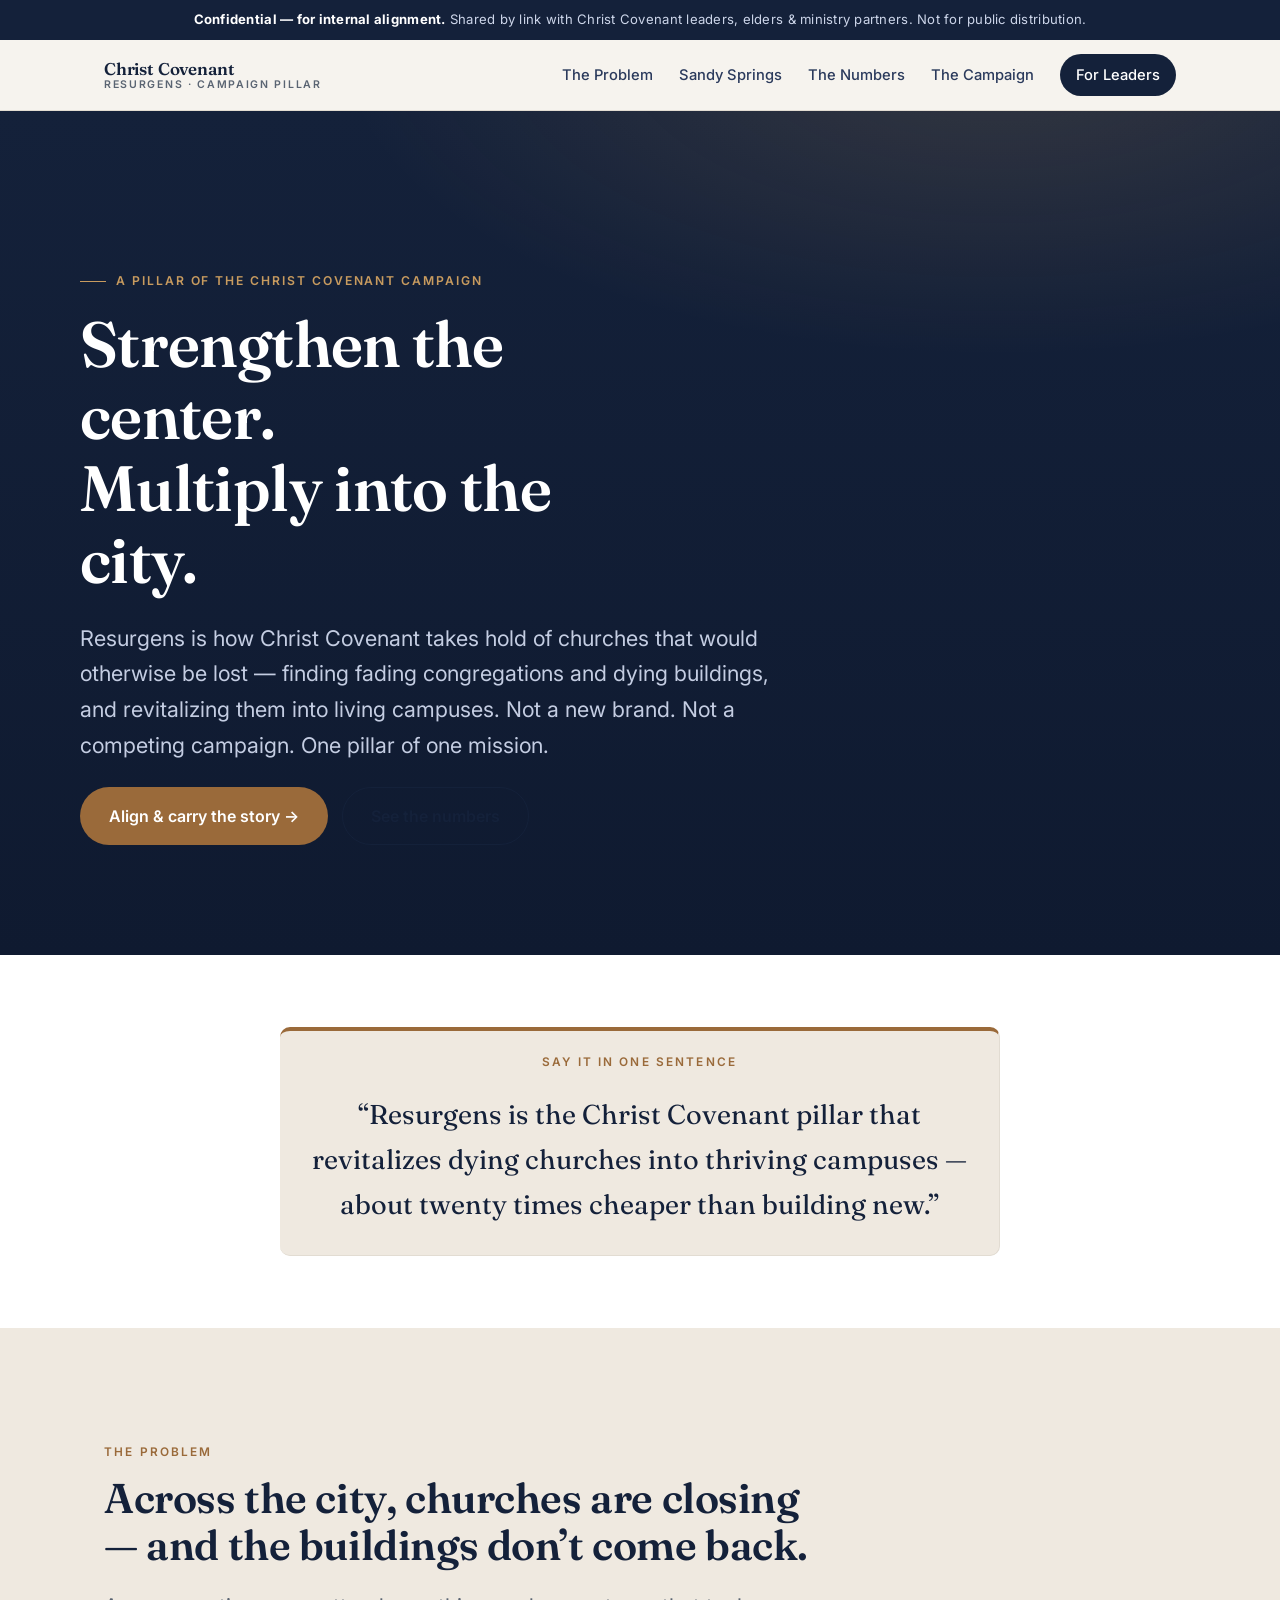
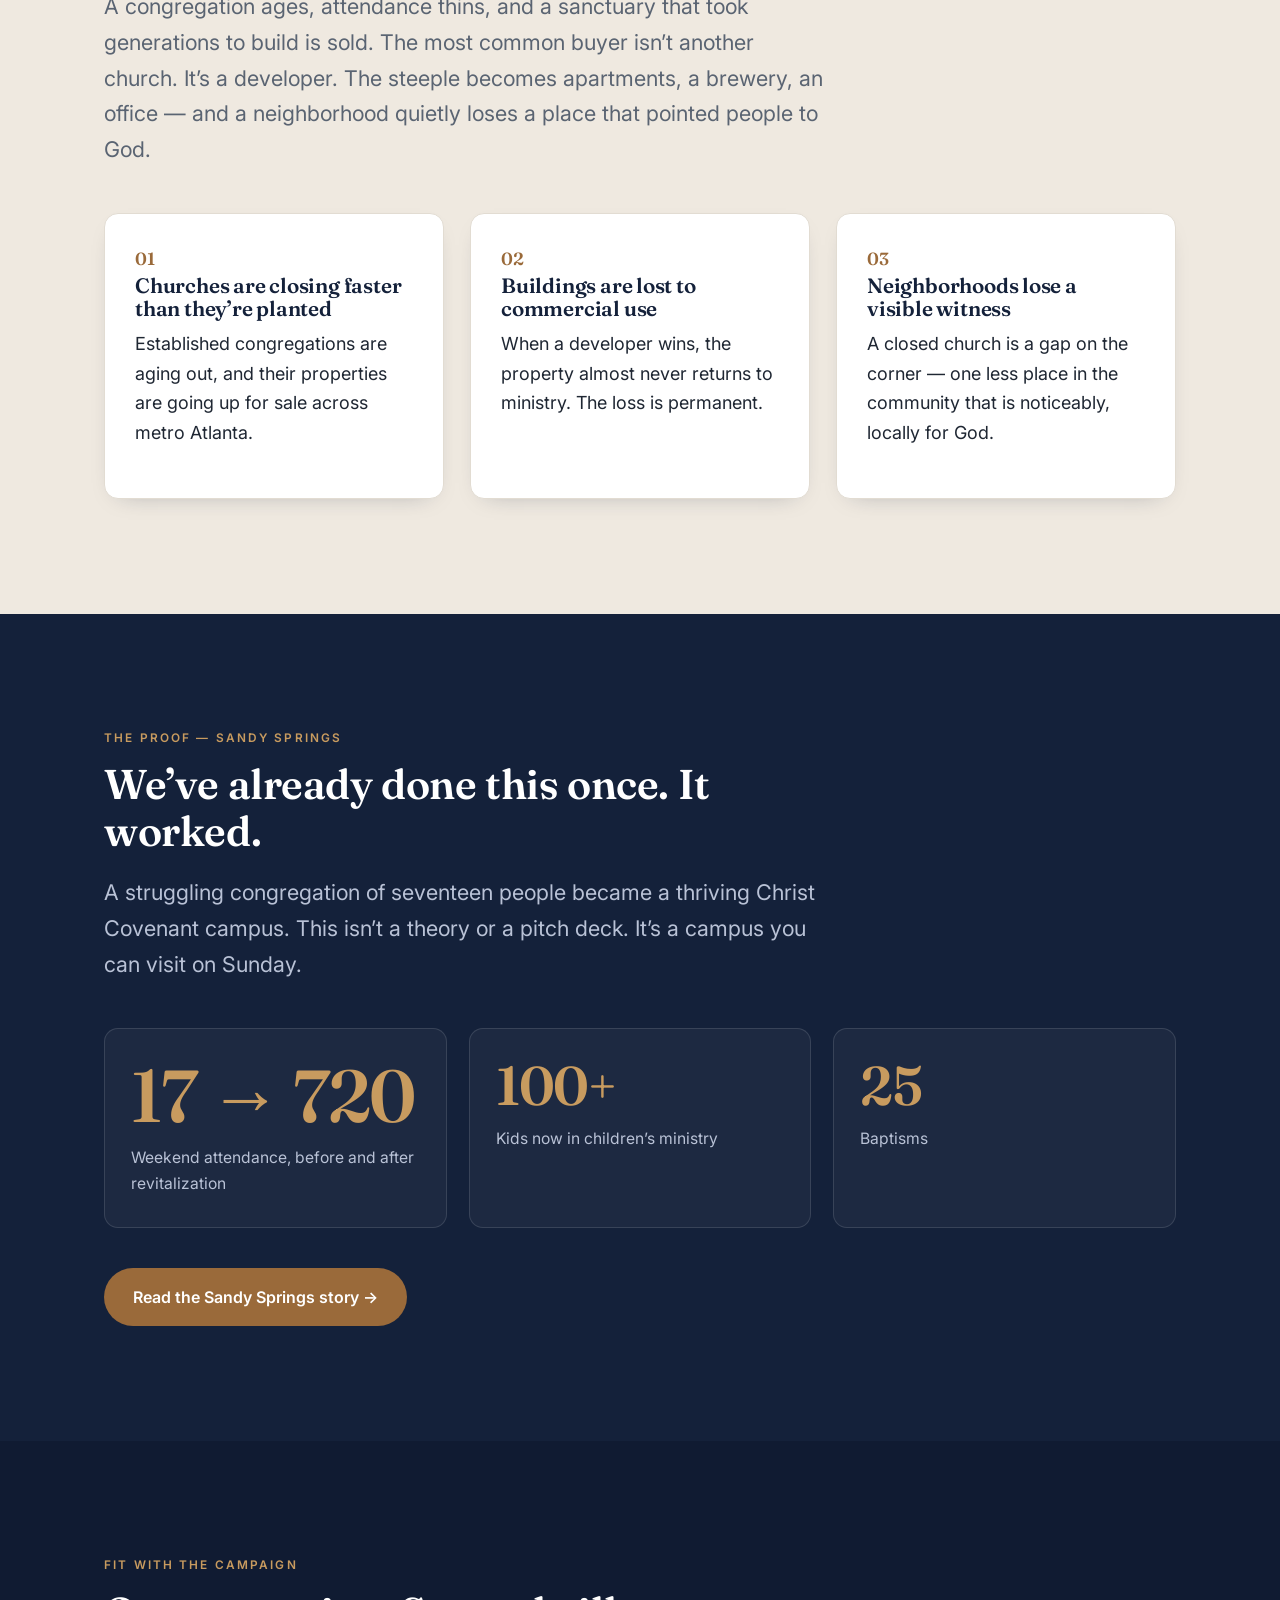
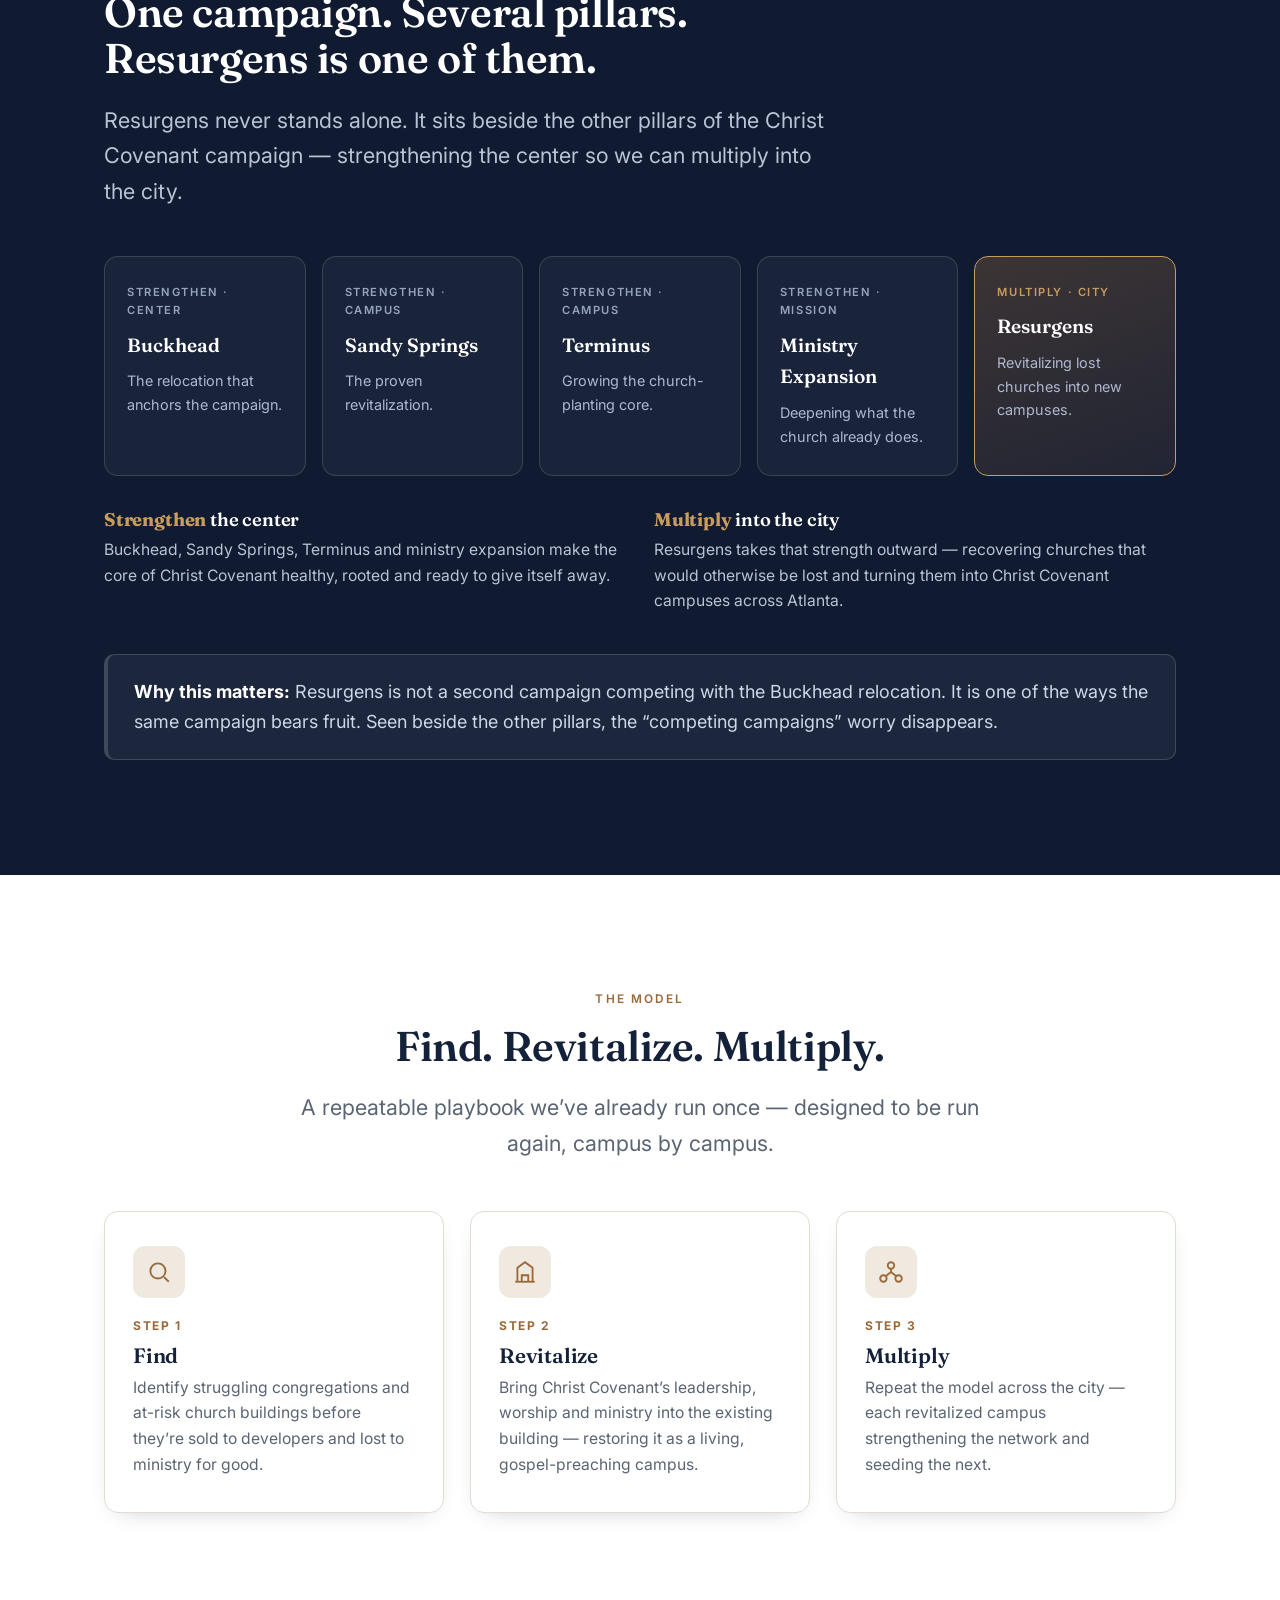
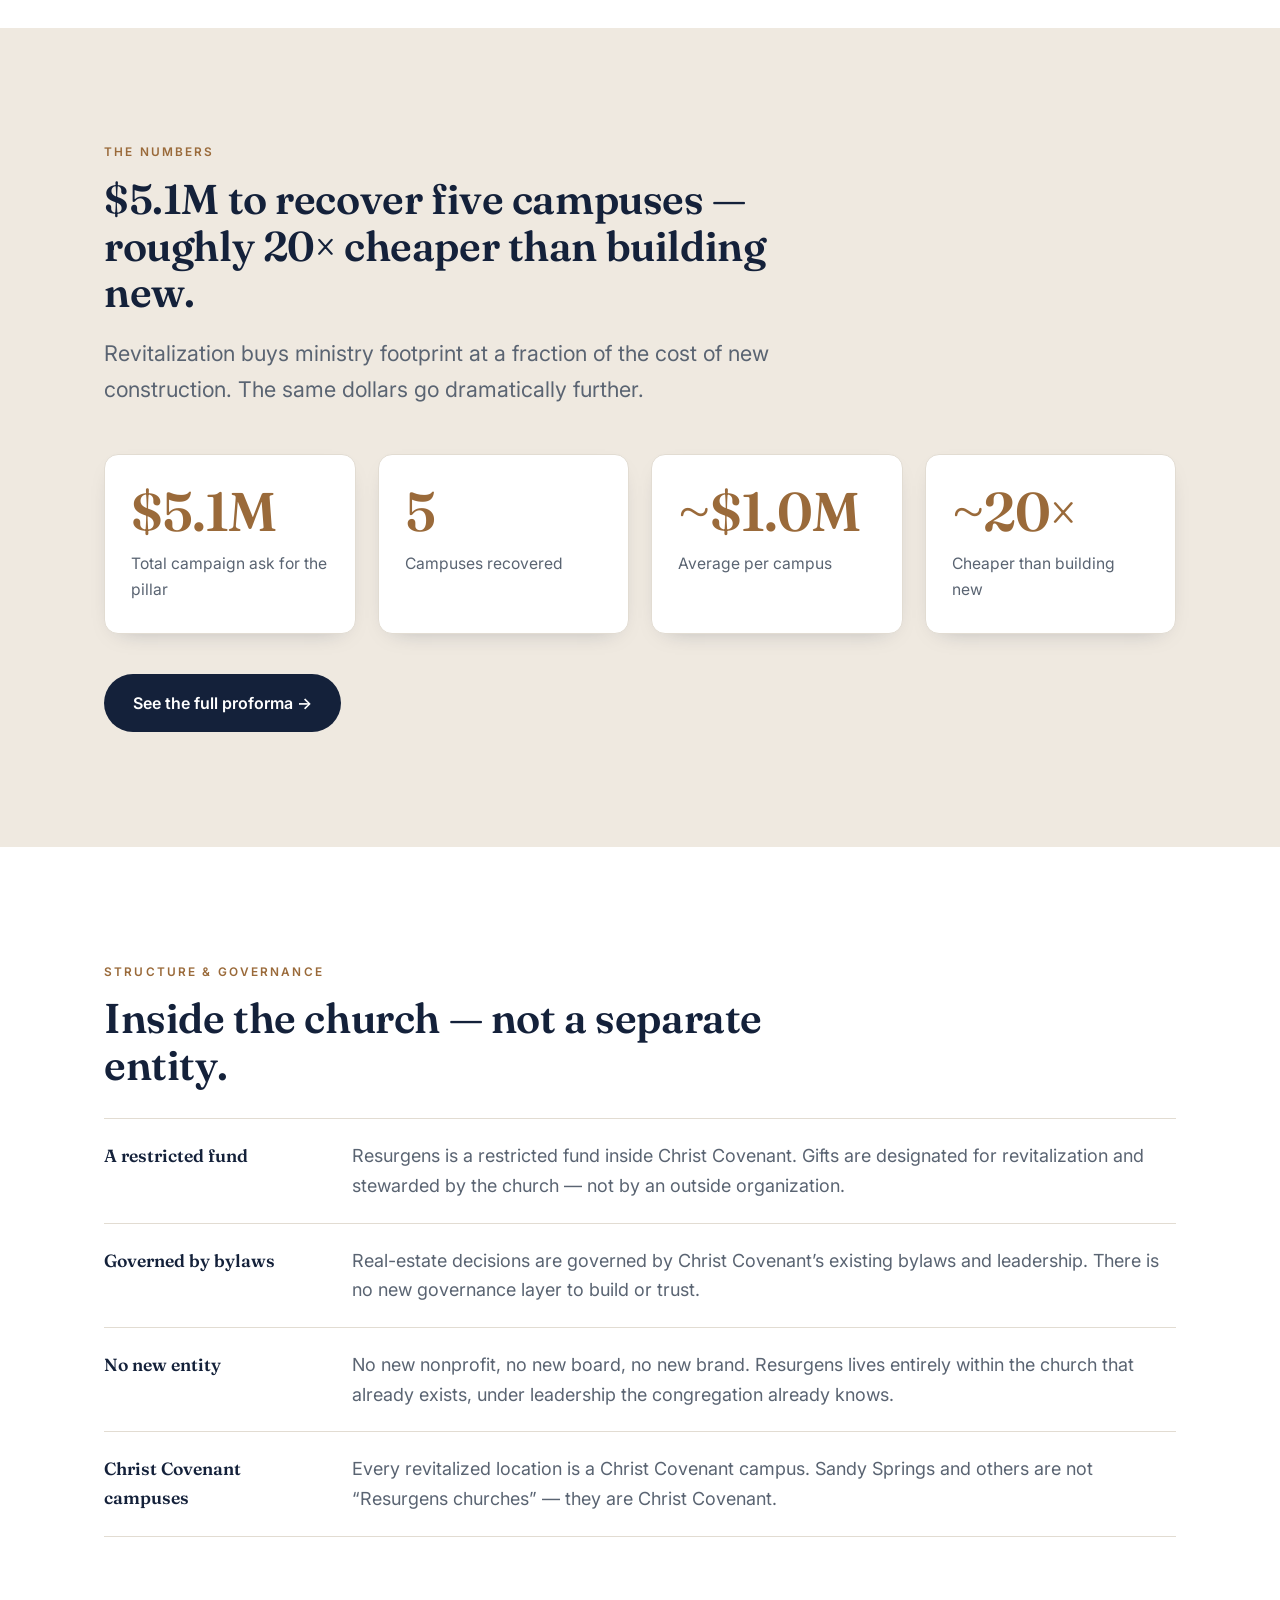
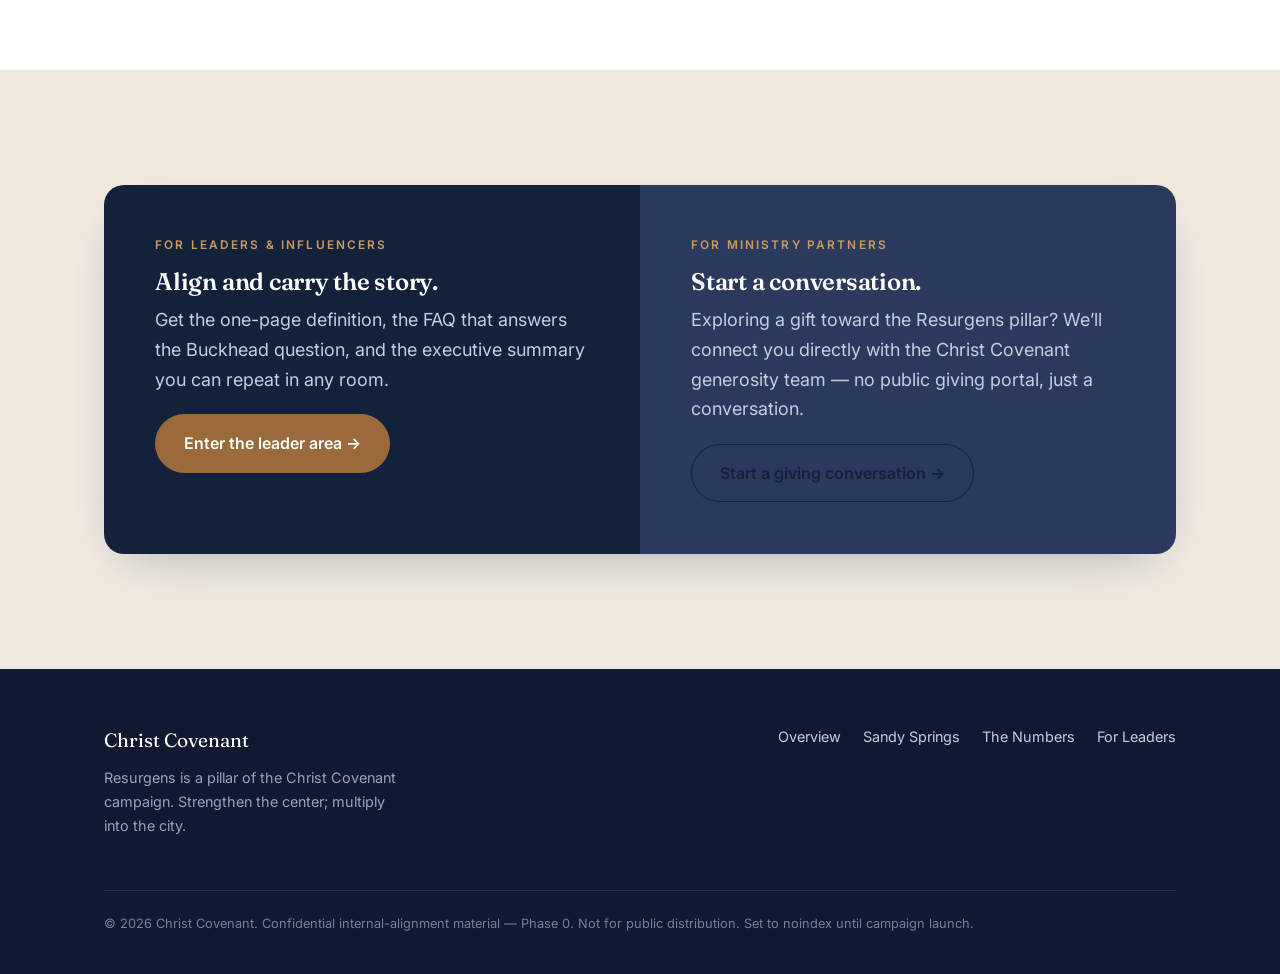
<file: index.html>
<!DOCTYPE html>
<html lang="en">
<head>
  <meta charset="UTF-8" />
  <meta name="viewport" content="width=device-width, initial-scale=1.0" />
  <!-- PHASE 0: keep this site out of search engines until public launch. -->
  <meta name="robots" content="noindex, nofollow" />
  <title>Resurgens — A Campaign Pillar of Christ Covenant</title>
  <meta name="description" content="Resurgens: strengthen the center, multiply into the city. A pillar of the Christ Covenant campaign. Internal alignment overview for leaders and ministry partners." />
  <link rel="preconnect" href="https://fonts.googleapis.com" />
  <link rel="preconnect" href="https://fonts.gstatic.com" crossorigin />
  <link href="https://fonts.googleapis.com/css2?family=Fraunces:opsz,wght@9..144,400;9..144,500;9..144,600&family=Inter:wght@400;500;600;700&display=swap" rel="stylesheet" />
  <link rel="stylesheet" href="assets/css/styles.css" />
</head>
<body>

  <div class="notice">
    <strong>Confidential — for internal alignment.</strong> Shared by link with Christ Covenant leaders, elders &amp; ministry partners. Not for public distribution.
  </div>

  <!-- ============================ HEADER ============================ -->
  <header class="site-header">
    <div class="site-header__inner">
      <div class="brand">
        <a href="index.html">
          <span class="brand__cc">Christ Covenant</span>
          <span class="brand__pillar">Resurgens · Campaign Pillar</span>
        </a>
      </div>
      <button class="nav-toggle" aria-label="Menu" aria-expanded="false">Menu</button>
      <nav class="nav" aria-label="Primary">
        <a href="index.html#problem">The Problem</a>
        <a href="sandy-springs.html">Sandy Springs</a>
        <a href="numbers.html">The Numbers</a>
        <a href="index.html#campaign">The Campaign</a>
        <a class="nav__cta" href="leaders.html">For Leaders</a>
      </nav>
    </div>
  </header>

  <main>

    <!-- ============================ HERO ============================ -->
    <section class="hero">
      <div class="wrap hero__inner">
        <span class="hero__tag">A pillar of the Christ Covenant campaign</span>
        <h1>Strengthen the center.<br />Multiply into the city.</h1>
        <p class="lede">Resurgens is how Christ Covenant takes hold of churches that would otherwise be lost — finding fading congregations and dying buildings, and revitalizing them into living campuses. Not a new brand. Not a competing campaign. One pillar of one mission.</p>
        <div class="btn-row" style="margin-top:8px">
          <a class="btn btn--primary" href="leaders.html" data-track="cta_click" data-audience="leaders" data-track-label="hero_for_leaders">Align &amp; carry the story →</a>
          <a class="btn btn--ghost" href="numbers.html" data-track="cta_click" data-track-label="hero_numbers">See the numbers</a>
        </div>
      </div>
    </section>

    <!-- ===================== ONE-SENTENCE DEFINITION ===================== -->
    <section class="section section--tight section--paper">
      <div class="wrap">
        <div class="callout measure" style="margin:0 auto; text-align:center; border-left:0; border-top:4px solid var(--accent);">
          <p class="eyebrow center">Say it in one sentence</p>
          <p class="quote" style="border-left:0; padding-left:0; font-style:normal;">
            “Resurgens is the Christ Covenant pillar that revitalizes dying churches into thriving campuses — about twenty times cheaper than building new.”
          </p>
        </div>
      </div>
    </section>

    <!-- ============================ THE PROBLEM ============================ -->
    <section class="section section--stone2" id="problem">
      <div class="wrap">
        <div class="measure reveal">
          <p class="eyebrow">The problem</p>
          <h2>Across the city, churches are closing — and the buildings don’t come back.</h2>
          <p class="lede">A congregation ages, attendance thins, and a sanctuary that took generations to build is sold. The most common buyer isn’t another church. It’s a developer. The steeple becomes apartments, a brewery, an office — and a neighborhood quietly loses a place that pointed people to God.</p>
        </div>
        <div class="grid grid-3" style="margin-top:46px">
          <div class="card reveal">
            <span class="card__num">01</span>
            <h3>Churches are closing faster than they’re planted</h3>
            <p>Established congregations are aging out, and their properties are going up for sale across metro Atlanta.</p>
          </div>
          <div class="card reveal">
            <span class="card__num">02</span>
            <h3>Buildings are lost to commercial use</h3>
            <p>When a developer wins, the property almost never returns to ministry. The loss is permanent.</p>
          </div>
          <div class="card reveal">
            <span class="card__num">03</span>
            <h3>Neighborhoods lose a visible witness</h3>
            <p>A closed church is a gap on the corner — one less place in the community that is noticeably, locally for God.</p>
          </div>
        </div>
      </div>
    </section>

    <!-- ============================ THE PROOF ============================ -->
    <section class="section section--ink" id="proof">
      <div class="wrap">
        <div class="measure reveal">
          <p class="eyebrow">The proof — Sandy Springs</p>
          <h2>We’ve already done this once. It worked.</h2>
          <p class="lede">A struggling congregation of seventeen people became a thriving Christ Covenant campus. This isn’t a theory or a pitch deck. It’s a campus you can visit on Sunday.</p>
        </div>
        <div class="stats reveal" style="margin-top:46px">
          <div class="stat stat--lead">
            <div class="stat__num">17&nbsp;→&nbsp;720</div>
            <div class="stat__label">Weekend attendance, before and after revitalization</div>
          </div>
          <div class="stat">
            <div class="stat__num">100+</div>
            <div class="stat__label">Kids now in children’s ministry</div>
          </div>
          <div class="stat">
            <div class="stat__num">25</div>
            <div class="stat__label">Baptisms</div>
          </div>
        </div>
        <div class="btn-row" style="margin-top:40px">
          <a class="btn btn--primary" href="sandy-springs.html" data-track="cta_click" data-track-label="proof_sandy_springs">Read the Sandy Springs story →</a>
        </div>
      </div>
    </section>

    <!-- ===================== FIT WITH THE CAMPAIGN ===================== -->
    <section class="section section--ink" id="campaign" style="background:#101b32;">
      <div class="wrap">
        <div class="measure reveal">
          <p class="eyebrow">Fit with the campaign</p>
          <h2>One campaign. Several pillars. Resurgens is one of them.</h2>
          <p class="lede">Resurgens never stands alone. It sits beside the other pillars of the Christ Covenant campaign — strengthening the center so we can multiply into the city.</p>
        </div>

        <!-- Pillar diagram -->
        <div class="pillars reveal" style="margin-top:46px">
          <div class="pillar">
            <div class="pillar__k">Strengthen ·  Center</div>
            <div class="pillar__name">Buckhead</div>
            <div class="pillar__note">The relocation that anchors the campaign.</div>
          </div>
          <div class="pillar">
            <div class="pillar__k">Strengthen · Campus</div>
            <div class="pillar__name">Sandy Springs</div>
            <div class="pillar__note">The proven revitalization.</div>
          </div>
          <div class="pillar">
            <div class="pillar__k">Strengthen · Campus</div>
            <div class="pillar__name">Terminus</div>
            <div class="pillar__note">Growing the church-planting core.</div>
          </div>
          <div class="pillar">
            <div class="pillar__k">Strengthen · Mission</div>
            <div class="pillar__name">Ministry Expansion</div>
            <div class="pillar__note">Deepening what the church already does.</div>
          </div>
          <div class="pillar pillar--focus">
            <div class="pillar__k">Multiply · City</div>
            <div class="pillar__name">Resurgens</div>
            <div class="pillar__note">Revitalizing lost churches into new campuses.</div>
          </div>
        </div>

        <div class="pillar-legend reveal">
          <div>
            <h4><span class="key">Strengthen</span> the center</h4>
            <p>Buckhead, Sandy Springs, Terminus and ministry expansion make the core of Christ Covenant healthy, rooted and ready to give itself away.</p>
          </div>
          <div>
            <h4><span class="key">Multiply</span> into the city</h4>
            <p>Resurgens takes that strength outward — recovering churches that would otherwise be lost and turning them into Christ Covenant campuses across Atlanta.</p>
          </div>
        </div>

        <div class="callout reveal" style="margin-top:40px; background:rgba(255,255,255,.05); border-color:rgba(255,255,255,.16); color:#cdd6ea;">
          <p style="margin:0;"><strong style="color:#fff;">Why this matters:</strong> Resurgens is not a second campaign competing with the Buckhead relocation. It is one of the ways the same campaign bears fruit. Seen beside the other pillars, the “competing campaigns” worry disappears.</p>
        </div>
      </div>
    </section>

    <!-- ============================ THE MODEL ============================ -->
    <section class="section section--paper" id="model">
      <div class="wrap">
        <div class="measure center reveal">
          <p class="eyebrow">The model</p>
          <h2>Find. Revitalize. Multiply.</h2>
          <p class="lede">A repeatable playbook we’ve already run once — designed to be run again, campus by campus.</p>
        </div>
        <div class="steps reveal" style="margin-top:50px">
          <div class="step">
            <div class="step__icon" aria-hidden="true">
              <svg viewBox="0 0 24 24" fill="none" stroke="currentColor" stroke-width="1.7"><circle cx="11" cy="11" r="7"/><path d="m21 21-4.3-4.3"/></svg>
            </div>
            <div class="step__k">Step 1</div>
            <h3>Find</h3>
            <p>Identify struggling congregations and at-risk church buildings before they’re sold to developers and lost to ministry for good.</p>
          </div>
          <div class="step">
            <div class="step__icon" aria-hidden="true">
              <svg viewBox="0 0 24 24" fill="none" stroke="currentColor" stroke-width="1.7"><path d="M3 21h18"/><path d="M5 21V8l7-5 7 5v13"/><path d="M9 21v-6h6v6"/></svg>
            </div>
            <div class="step__k">Step 2</div>
            <h3>Revitalize</h3>
            <p>Bring Christ Covenant’s leadership, worship and ministry into the existing building — restoring it as a living, gospel-preaching campus.</p>
          </div>
          <div class="step">
            <div class="step__icon" aria-hidden="true">
              <svg viewBox="0 0 24 24" fill="none" stroke="currentColor" stroke-width="1.7"><circle cx="12" cy="6" r="3"/><circle cx="5" cy="18" r="3"/><circle cx="19" cy="18" r="3"/><path d="M12 9v3m0 0-5 4m5-4 5 4"/></svg>
            </div>
            <div class="step__k">Step 3</div>
            <h3>Multiply</h3>
            <p>Repeat the model across the city — each revitalized campus strengthening the network and seeding the next.</p>
          </div>
        </div>
      </div>
    </section>

    <!-- ============================ THE NUMBERS ============================ -->
    <section class="section section--stone2" id="numbers">
      <div class="wrap">
        <div class="measure reveal">
          <p class="eyebrow">The numbers</p>
          <h2>$5.1M to recover five campuses — roughly 20× cheaper than building new.</h2>
          <p class="lede">Revitalization buys ministry footprint at a fraction of the cost of new construction. The same dollars go dramatically further.</p>
        </div>
        <div class="stats reveal" style="margin-top:46px">
          <div class="stat"><div class="stat__num">$5.1M</div><div class="stat__label">Total campaign ask for the pillar</div></div>
          <div class="stat"><div class="stat__num">5</div><div class="stat__label">Campuses recovered</div></div>
          <div class="stat"><div class="stat__num">~$1.0M</div><div class="stat__label">Average per campus</div></div>
          <div class="stat"><div class="stat__num">~20×</div><div class="stat__label">Cheaper than building new</div></div>
        </div>
        <div class="btn-row" style="margin-top:40px">
          <a class="btn btn--ink" href="numbers.html" data-track="cta_click" data-track-label="numbers_detail">See the full proforma →</a>
        </div>
      </div>
    </section>

    <!-- ============================ STRUCTURE ============================ -->
    <section class="section section--paper" id="structure">
      <div class="wrap">
        <div class="measure reveal">
          <p class="eyebrow">Structure &amp; governance</p>
          <h2>Inside the church — not a separate entity.</h2>
        </div>
        <dl class="deflist reveal" style="margin-top:30px">
          <div>
            <dt>A restricted fund</dt>
            <dd>Resurgens is a restricted fund inside Christ Covenant. Gifts are designated for revitalization and stewarded by the church — not by an outside organization.</dd>
          </div>
          <div>
            <dt>Governed by bylaws</dt>
            <dd>Real-estate decisions are governed by Christ Covenant’s existing bylaws and leadership. There is no new governance layer to build or trust.</dd>
          </div>
          <div>
            <dt>No new entity</dt>
            <dd>No new nonprofit, no new board, no new brand. Resurgens lives entirely within the church that already exists, under leadership the congregation already knows.</dd>
          </div>
          <div>
            <dt>Christ Covenant campuses</dt>
            <dd>Every revitalized location is a Christ Covenant campus. Sandy Springs and others are not “Resurgens churches” — they are Christ Covenant.</dd>
          </div>
        </dl>
      </div>
    </section>

    <!-- ============================ CALL TO ACTION ============================ -->
    <section class="section section--stone2" id="cta">
      <div class="wrap">
        <div class="cta-split reveal">
          <div class="cta-split__leaders">
            <p class="eyebrow">For leaders &amp; influencers</p>
            <h3>Align and carry the story.</h3>
            <p>Get the one-page definition, the FAQ that answers the Buckhead question, and the executive summary you can repeat in any room.</p>
            <a class="btn btn--primary" href="leaders.html" data-track="cta_click" data-audience="leaders" data-track-label="cta_leaders">Enter the leader area →</a>
          </div>
          <div class="cta-split__prospects">
            <p class="eyebrow">For ministry partners</p>
            <h3>Start a conversation.</h3>
            <p>Exploring a gift toward the Resurgens pillar? We’ll connect you directly with the Christ Covenant generosity team — no public giving portal, just a conversation.</p>
            <a class="btn btn--ghost" href="leaders.html#conversation" data-track="cta_click" data-audience="prospects" data-track-label="cta_prospects">Start a giving conversation →</a>
          </div>
        </div>
      </div>
    </section>

  </main>

  <!-- ============================ FOOTER ============================ -->
  <footer class="site-footer">
    <div class="wrap">
      <div class="site-footer__grid">
        <div>
          <div class="site-footer__brand">Christ Covenant</div>
          <p style="max-width:34ch; margin-top:10px;">Resurgens is a pillar of the Christ Covenant campaign. Strengthen the center; multiply into the city.</p>
        </div>
        <nav class="site-footer__nav" aria-label="Footer">
          <a href="index.html">Overview</a>
          <a href="sandy-springs.html">Sandy Springs</a>
          <a href="numbers.html">The Numbers</a>
          <a href="leaders.html">For Leaders</a>
        </nav>
      </div>
      <div class="site-footer__fine">
        © <span id="year">2026</span> Christ Covenant. Confidential internal-alignment material — Phase 0. Not for public distribution. Set to noindex until campaign launch.
      </div>
    </div>
  </footer>

  <script src="assets/js/main.js"></script>
  <script>document.getElementById("year").textContent = new Date().getFullYear();</script>
</body>
</html>
</file>
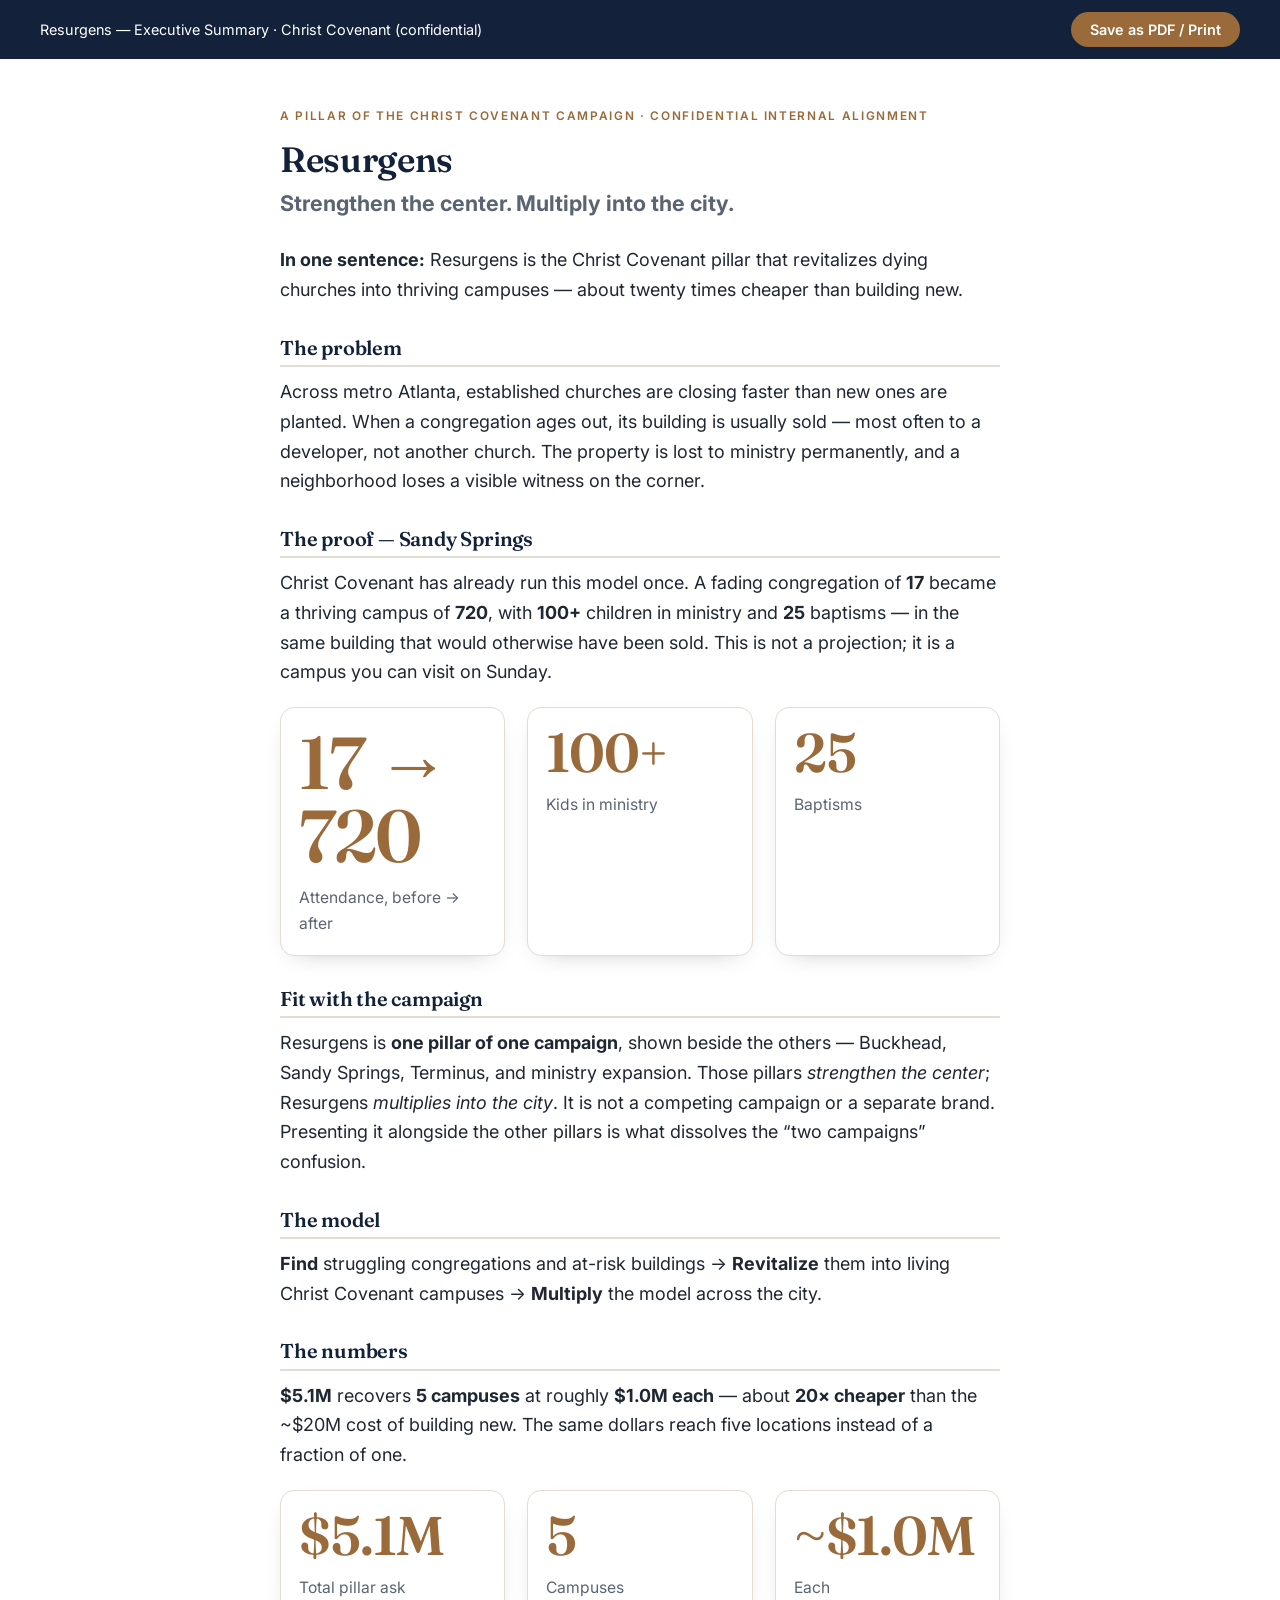
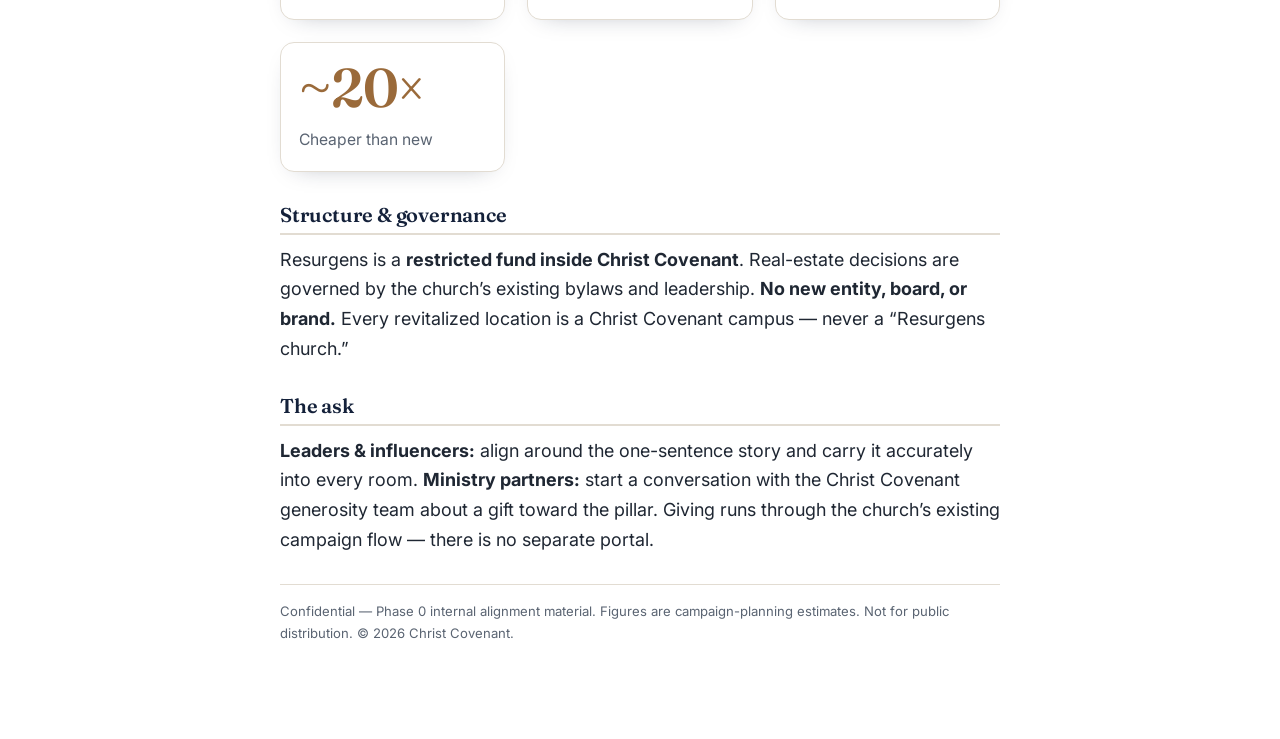
<file: executive-summary.html>
<!DOCTYPE html>
<html lang="en">
<head>
  <meta charset="UTF-8" />
  <meta name="viewport" content="width=device-width, initial-scale=1.0" />
  <meta name="robots" content="noindex, nofollow" />
  <title>Resurgens — Executive Summary · Christ Covenant</title>
  <link rel="preconnect" href="https://fonts.googleapis.com" />
  <link rel="preconnect" href="https://fonts.gstatic.com" crossorigin />
  <link href="https://fonts.googleapis.com/css2?family=Fraunces:opsz,wght@9..144,400;9..144,500;9..144,600&family=Inter:wght@400;500;600;700&display=swap" rel="stylesheet" />
  <link rel="stylesheet" href="assets/css/styles.css" />
  <style>
    body { background:#fff; }
    .exec { max-width: 800px; margin: 0 auto; padding: 48px 40px 80px; }
    .exec h1 { font-size: 2.2rem; margin-bottom:.2em; }
    .exec .kicker { color: var(--accent); font-weight:600; letter-spacing:.14em; text-transform:uppercase; font-size:.74rem; }
    .exec h2 { font-size: 1.25rem; margin-top: 1.6em; border-bottom: 2px solid var(--line); padding-bottom:.3em; }
    .exec .stats { margin: 18px 0; }
    .exec .stat { padding: 18px; }
    .printbar { position: sticky; top:0; background: var(--ink); color:#fff; padding: 12px 40px; display:flex; justify-content:space-between; align-items:center; gap:16px; }
    .printbar a, .printbar button { color:#fff; }
  </style>
</head>
<body>
  <div class="printbar no-print">
    <span style="font-size:.9rem;">Resurgens — Executive Summary · Christ Covenant (confidential)</span>
    <button class="btn btn--primary" onclick="window.print()" style="padding:8px 18px; font-size:.9rem;">Save as PDF / Print</button>
  </div>

  <div class="exec">
    <p class="kicker">A pillar of the Christ Covenant campaign · Confidential internal alignment</p>
    <h1>Resurgens</h1>
    <p class="lede" style="margin-top:.2em;"><strong>Strengthen the center. Multiply into the city.</strong></p>

    <p><strong>In one sentence:</strong> Resurgens is the Christ Covenant pillar that revitalizes dying churches into thriving campuses — about twenty times cheaper than building new.</p>

    <h2>The problem</h2>
    <p>Across metro Atlanta, established churches are closing faster than new ones are planted. When a congregation ages out, its building is usually sold — most often to a developer, not another church. The property is lost to ministry permanently, and a neighborhood loses a visible witness on the corner.</p>

    <h2>The proof — Sandy Springs</h2>
    <p>Christ Covenant has already run this model once. A fading congregation of <strong>17</strong> became a thriving campus of <strong>720</strong>, with <strong>100+</strong> children in ministry and <strong>25</strong> baptisms — in the same building that would otherwise have been sold. This is not a projection; it is a campus you can visit on Sunday.</p>
    <div class="stats">
      <div class="stat stat--lead"><div class="stat__num">17 → 720</div><div class="stat__label">Attendance, before → after</div></div>
      <div class="stat"><div class="stat__num">100+</div><div class="stat__label">Kids in ministry</div></div>
      <div class="stat"><div class="stat__num">25</div><div class="stat__label">Baptisms</div></div>
    </div>

    <h2>Fit with the campaign</h2>
    <p>Resurgens is <strong>one pillar of one campaign</strong>, shown beside the others — Buckhead, Sandy Springs, Terminus, and ministry expansion. Those pillars <em>strengthen the center</em>; Resurgens <em>multiplies into the city</em>. It is not a competing campaign or a separate brand. Presenting it alongside the other pillars is what dissolves the “two campaigns” confusion.</p>

    <h2>The model</h2>
    <p><strong>Find</strong> struggling congregations and at-risk buildings → <strong>Revitalize</strong> them into living Christ Covenant campuses → <strong>Multiply</strong> the model across the city.</p>

    <h2>The numbers</h2>
    <p><strong>$5.1M</strong> recovers <strong>5 campuses</strong> at roughly <strong>$1.0M each</strong> — about <strong>20× cheaper</strong> than the ~$20M cost of building new. The same dollars reach five locations instead of a fraction of one.</p>
    <div class="stats">
      <div class="stat"><div class="stat__num">$5.1M</div><div class="stat__label">Total pillar ask</div></div>
      <div class="stat"><div class="stat__num">5</div><div class="stat__label">Campuses</div></div>
      <div class="stat"><div class="stat__num">~$1.0M</div><div class="stat__label">Each</div></div>
      <div class="stat"><div class="stat__num">~20×</div><div class="stat__label">Cheaper than new</div></div>
    </div>

    <h2>Structure &amp; governance</h2>
    <p>Resurgens is a <strong>restricted fund inside Christ Covenant</strong>. Real-estate decisions are governed by the church’s existing bylaws and leadership. <strong>No new entity, board, or brand.</strong> Every revitalized location is a Christ Covenant campus — never a “Resurgens church.”</p>

    <h2>The ask</h2>
    <p><strong>Leaders &amp; influencers:</strong> align around the one-sentence story and carry it accurately into every room. <strong>Ministry partners:</strong> start a conversation with the Christ Covenant generosity team about a gift toward the pillar. Giving runs through the church’s existing campaign flow — there is no separate portal.</p>

    <hr class="divider" style="margin:30px 0 16px;" />
    <p style="font-size:.82rem; color:var(--text-soft);">Confidential — Phase 0 internal alignment material. Figures are campaign-planning estimates. Not for public distribution. © <span id="year">2026</span> Christ Covenant.</p>
  </div>

  <script>document.getElementById("year").textContent = new Date().getFullYear();</script>
</body>
</html>
</file>
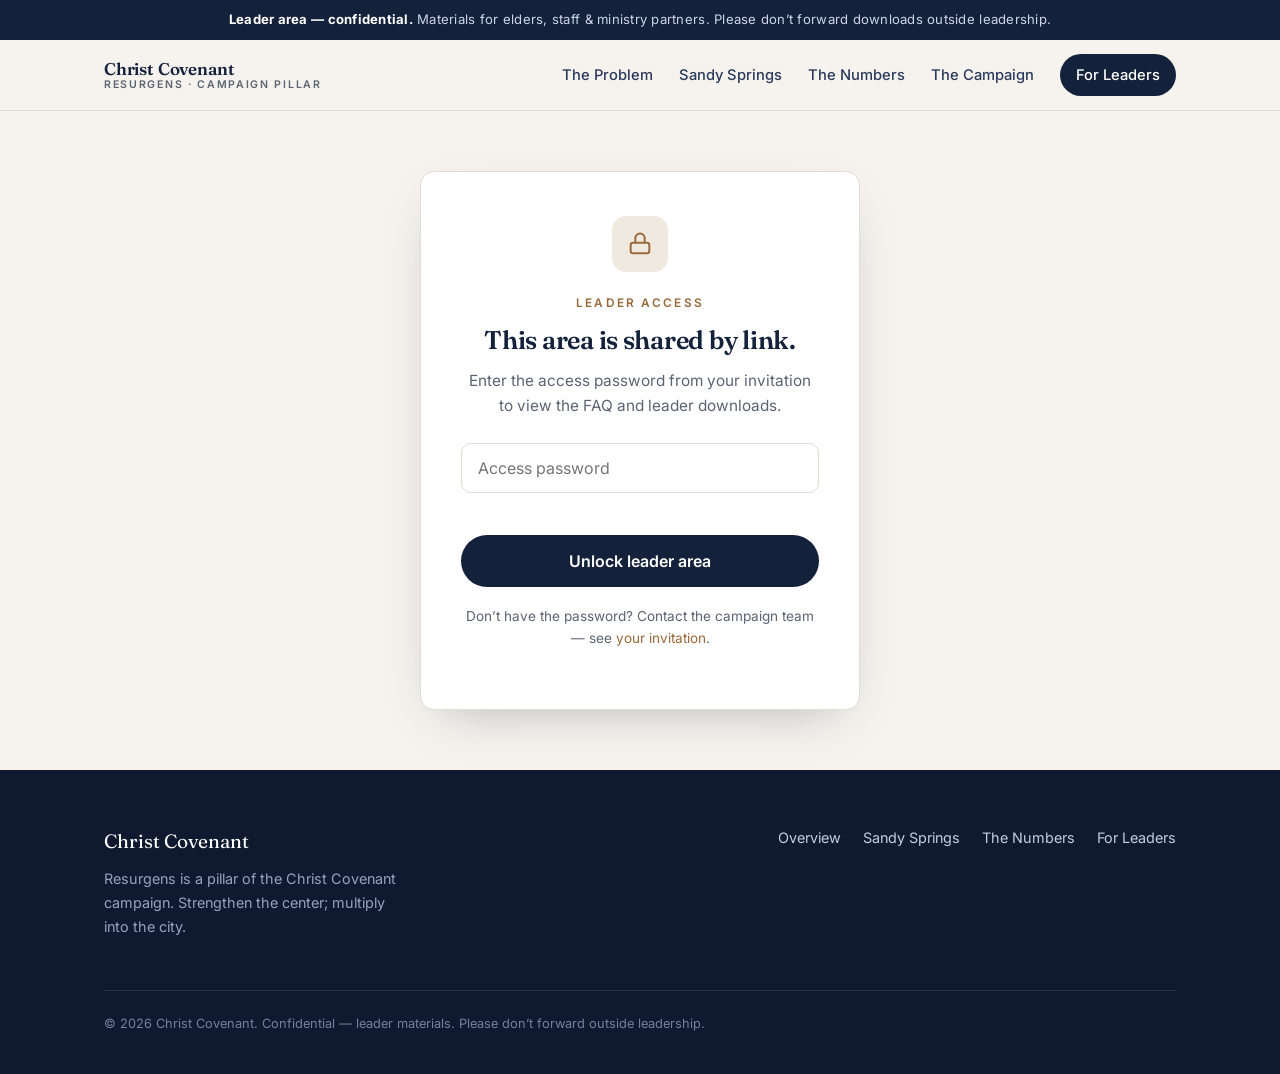
<file: leaders.html>
<!DOCTYPE html>
<html lang="en">
<head>
  <meta charset="UTF-8" />
  <meta name="viewport" content="width=device-width, initial-scale=1.0" />
  <meta name="robots" content="noindex, nofollow" />
  <title>For Leaders — Resurgens · Christ Covenant</title>
  <meta name="description" content="Leader alignment area: FAQ, the Buckhead question, executive summary and deck downloads for the Resurgens pillar of the Christ Covenant campaign." />
  <link rel="preconnect" href="https://fonts.googleapis.com" />
  <link rel="preconnect" href="https://fonts.gstatic.com" crossorigin />
  <link href="https://fonts.googleapis.com/css2?family=Fraunces:opsz,wght@9..144,400;9..144,500;9..144,600&family=Inter:wght@400;500;600;700&display=swap" rel="stylesheet" />
  <link rel="stylesheet" href="assets/css/styles.css" />
</head>
<body>

  <div class="notice">
    <strong>Leader area — confidential.</strong> Materials for elders, staff &amp; ministry partners. Please don’t forward downloads outside leadership.
  </div>

  <header class="site-header">
    <div class="site-header__inner">
      <div class="brand">
        <a href="index.html">
          <span class="brand__cc">Christ Covenant</span>
          <span class="brand__pillar">Resurgens · Campaign Pillar</span>
        </a>
      </div>
      <button class="nav-toggle" aria-label="Menu" aria-expanded="false">Menu</button>
      <nav class="nav" aria-label="Primary">
        <a href="index.html#problem">The Problem</a>
        <a href="sandy-springs.html">Sandy Springs</a>
        <a href="numbers.html">The Numbers</a>
        <a href="index.html#campaign">The Campaign</a>
        <a class="nav__cta" href="leaders.html">For Leaders</a>
      </nav>
    </div>
  </header>

  <!-- ============================ GATE ============================ -->
  <div id="gate" class="gate">
    <div class="gate__card">
      <div class="gate__lock" aria-hidden="true">
        <svg viewBox="0 0 24 24" fill="none" stroke="currentColor" stroke-width="1.7"><rect x="4" y="11" width="16" height="9" rx="2"/><path d="M8 11V7a4 4 0 0 1 8 0v4"/></svg>
      </div>
      <p class="eyebrow center">Leader access</p>
      <h2 style="font-size:1.6rem;">This area is shared by link.</h2>
      <p style="color:var(--text-soft); font-size:.96rem;">Enter the access password from your invitation to view the FAQ and leader downloads.</p>
      <form id="gate-form" autocomplete="off">
        <input type="password" id="gate-pass" placeholder="Access password" aria-label="Access password" />
        <p class="gate__err" id="gate-err" role="alert"></p>
        <button class="btn btn--ink" type="submit" style="width:100%; justify-content:center;">Unlock leader area</button>
      </form>
      <p class="gate__hint">Don’t have the password? Contact the campaign team — see <a href="#" onclick="document.getElementById('gate-pass').focus();return false;">your invitation</a>.</p>
    </div>
  </div>

  <!-- ============================ GATED CONTENT ============================ -->
  <main id="gated-content" class="is-hidden">

    <section class="hero" style="background:radial-gradient(1100px 520px at 78% -8%, rgba(200,155,95,.18), transparent 60%), linear-gradient(180deg, var(--ink) 0%, #0f1a30 100%);">
      <div class="wrap hero__inner">
        <span class="hero__tag">For leaders &amp; influencers</span>
        <h1>Carry the story.</h1>
        <p class="lede">Everything you need to explain Resurgens accurately — and to answer the question that keeps coming up. Download the summary, skim the FAQ, and you’ll be able to say it in one sentence.</p>
      </div>
    </section>

    <!-- The one-liner to memorize -->
    <section class="section section--tight section--paper">
      <div class="wrap">
        <div class="callout measure" style="margin:0 auto; text-align:center; border-left:0; border-top:4px solid var(--accent);">
          <p class="eyebrow center">The one sentence every leader should be able to say</p>
          <p class="quote" style="border-left:0; padding-left:0; font-style:normal;">“Resurgens is the Christ Covenant pillar that revitalizes dying churches into thriving campuses — about twenty times cheaper than building new.”</p>
        </div>
      </div>
    </section>

    <!-- Downloads -->
    <section class="section section--stone2">
      <div class="wrap">
        <div class="measure reveal">
          <p class="eyebrow">Downloads</p>
          <h2>Take it into the room.</h2>
          <p class="lede">The executive summary is a one-page pre-read. The deck is for board and cultivation conversations.</p>
        </div>
        <div class="grid grid-2 reveal" style="margin-top:34px">
          <a class="dl" href="executive-summary.html" target="_blank" rel="noopener" data-track="download" data-track-label="executive_summary" data-audience="leaders">
            <span class="dl__icon" aria-hidden="true"><svg viewBox="0 0 24 24" fill="none" stroke="currentColor" stroke-width="1.6"><path d="M14 2H6a2 2 0 0 0-2 2v16a2 2 0 0 0 2 2h12a2 2 0 0 0 2-2V8z"/><path d="M14 2v6h6"/><path d="M8 13h8M8 17h8M8 9h2"/></svg></span>
            <span class="dl__body">
              <h3>Executive Summary (1 page)</h3>
              <p>Opens print-ready — use your browser’s “Save as PDF.”</p>
            </span>
          </a>
          <a class="dl" href="downloads/resurgens-deck.md" target="_blank" rel="noopener" data-track="download" data-track-label="deck_outline" data-audience="leaders">
            <span class="dl__icon" aria-hidden="true"><svg viewBox="0 0 24 24" fill="none" stroke="currentColor" stroke-width="1.6"><rect x="3" y="4" width="18" height="13" rx="2"/><path d="M8 21h8M12 17v4"/></svg></span>
            <span class="dl__body">
              <h3>Briefing Deck — outline</h3>
              <p>Slide-by-slide content, ready to drop into Keynote / Google Slides.</p>
            </span>
          </a>
        </div>
        <p class="lede" style="font-size:.9rem; margin-top:16px; color:var(--text-soft);">Need the final designed deck or PDF? The campaign/comms team can produce it from this outline — see the open question on edit ownership in the README.</p>
      </div>
    </section>

    <!-- FAQ -->
    <section class="section section--paper">
      <div class="wrap">
        <div class="measure reveal">
          <p class="eyebrow">Leader FAQ</p>
          <h2>The questions you’ll get asked.</h2>
        </div>
        <div class="faq reveal" style="margin-top:24px">

          <details open>
            <summary>Is Resurgens competing with the Buckhead relocation?</summary>
            <div>
              <p>No — and this is the most important thing to be able to say clearly. Resurgens is <strong>one pillar of the same campaign</strong> that includes Buckhead. Buckhead <em>strengthens the center</em>; Resurgens <em>multiplies into the city</em>. They are two parts of one mission, not two campaigns competing for the same dollars or attention. Whenever Resurgens is shown, it appears <strong>beside</strong> the other pillars — Buckhead, Sandy Springs, Terminus, ministry expansion — precisely so this question answers itself.</p>
            </div>
          </details>

          <details>
            <summary>Is Resurgens a separate brand or organization?</summary>
            <div>
              <p>No. Christ Covenant is the brand; Resurgens is a pillar within it. There is no separate logo suite, domain, social presence, or entity. It’s a <strong>restricted fund inside the church</strong>, and it lives under the Christ Covenant identity and leadership.</p>
            </div>
          </details>

          <details>
            <summary>Are Sandy Springs and the other campuses “Resurgens churches”?</summary>
            <div>
              <p>No. Every revitalized location is a <strong>Christ Covenant campus</strong>. Resurgens is the <em>mechanism</em> that recovers the building and plants the campus — it is never the name on the door. Sandy Springs is Christ Covenant Sandy Springs.</p>
            </div>
          </details>

          <details>
            <summary>How is it governed? Who controls the real estate?</summary>
            <div>
              <p>Real-estate and fund decisions are governed by <strong>Christ Covenant’s existing bylaws and leadership</strong>. No new board, no new nonprofit, no new governance layer. Gifts go into a restricted fund designated for revitalization and are stewarded by the church.</p>
            </div>
          </details>

          <details>
            <summary>Why revitalize instead of building new?</summary>
            <div>
              <p>Cost and speed. A revitalized campus runs about <strong>$1.0M</strong>; new construction runs roughly <strong>$20M</strong> — about <strong>20× more</strong>. For ~$5.1M, Resurgens recovers <strong>five campuses</strong> rather than a fraction of one. It also keeps existing buildings in ministry instead of losing them to developers.</p>
            </div>
          </details>

          <details>
            <summary>What does the money fund, and how much?</summary>
            <div>
              <p>The pillar ask is <strong>~$5.1M</strong> to recover <strong>five campuses</strong> at roughly <strong>$1.0M each</strong>. See <a href="numbers.html">The Numbers</a> for the headline proforma; the line-item detail sits in the executive summary and deck.</p>
            </div>
          </details>

          <details>
            <summary>Is there a public giving page?</summary>
            <div>
              <p>Not in Phase 0. There is <strong>no separate Resurgens giving portal</strong>. Gifts move through Christ Covenant’s existing campaign flow into the restricted fund. Interested partners <a href="#conversation">start a conversation</a> with the generosity team.</p>
            </div>
          </details>

          <details>
            <summary>Is this site public? Can I share it?</summary>
            <div>
              <p>Not yet. This is a <strong>gated, noindex Phase 0 site</strong> for internal alignment — share the link only with leaders, elders, and key ministry partners. At campaign launch it becomes a subpage of christcovenant.com within the unified campaign frame.</p>
            </div>
          </details>

        </div>
      </div>
    </section>

    <!-- Start a conversation -->
    <section class="section section--ink" id="conversation">
      <div class="wrap">
        <div class="grid grid-2" style="gap:44px; align-items:center;">
          <div class="flow reveal">
            <p class="eyebrow">Start a conversation</p>
            <h2>Ready to talk, or want to introduce someone?</h2>
            <p class="lede">There’s no checkout page — just a direct line to the Christ Covenant generosity team. Use the form, or reach out directly.</p>
            <p style="color:#b9c2d6;">
              <strong style="color:#fff;">Generosity team</strong><br/>
              <!-- TODO: replace with the real generosity contact. -->
              Email: <a href="mailto:generosity@christcovenant.com?subject=Resurgens%20%E2%80%94%20Conversation%20Request">generosity@christcovenant.com</a><br/>
              Phone: (placeholder — add number)
            </p>
          </div>
          <div class="card reveal" style="background:rgba(255,255,255,.04); border-color:rgba(255,255,255,.12);">
            <!-- This mailto form needs no backend: it opens the sender's email client
                 pre-filled. To capture submissions server-side later, swap the action
                 for a Formspree/Google Form endpoint. -->
            <form action="mailto:generosity@christcovenant.com" method="post" enctype="text/plain"
                  onsubmit="if(window.__track)window.__track('cta_click',{label:'conversation_form_submit',audience:'prospects'});">
              <label style="display:block; font-size:.85rem; color:#cdd6ea; margin-bottom:6px;">Your name</label>
              <input name="name" required style="width:100%; padding:12px 14px; border:1px solid rgba(255,255,255,.2); border-radius:10px; background:rgba(255,255,255,.06); color:#fff; margin-bottom:14px;" />
              <label style="display:block; font-size:.85rem; color:#cdd6ea; margin-bottom:6px;">Email</label>
              <input name="email" type="email" required style="width:100%; padding:12px 14px; border:1px solid rgba(255,255,255,.2); border-radius:10px; background:rgba(255,255,255,.06); color:#fff; margin-bottom:14px;" />
              <label style="display:block; font-size:.85rem; color:#cdd6ea; margin-bottom:6px;">What would you like to explore?</label>
              <textarea name="message" rows="3" style="width:100%; padding:12px 14px; border:1px solid rgba(255,255,255,.2); border-radius:10px; background:rgba(255,255,255,.06); color:#fff; margin-bottom:18px;"></textarea>
              <button class="btn btn--primary" type="submit" style="width:100%; justify-content:center;">Send to the generosity team →</button>
            </form>
          </div>
        </div>
      </div>
    </section>

  </main>

  <footer class="site-footer">
    <div class="wrap">
      <div class="site-footer__grid">
        <div>
          <div class="site-footer__brand">Christ Covenant</div>
          <p style="max-width:34ch; margin-top:10px;">Resurgens is a pillar of the Christ Covenant campaign. Strengthen the center; multiply into the city.</p>
        </div>
        <nav class="site-footer__nav" aria-label="Footer">
          <a href="index.html">Overview</a>
          <a href="sandy-springs.html">Sandy Springs</a>
          <a href="numbers.html">The Numbers</a>
          <a href="leaders.html">For Leaders</a>
        </nav>
      </div>
      <div class="site-footer__fine">
        © <span id="year">2026</span> Christ Covenant. Confidential — leader materials. Please don’t forward outside leadership.
      </div>
    </div>
  </footer>

  <script src="assets/js/main.js"></script>
  <script src="assets/js/gate.js"></script>
  <script>document.getElementById("year").textContent = new Date().getFullYear();</script>
</body>
</html>
</file>
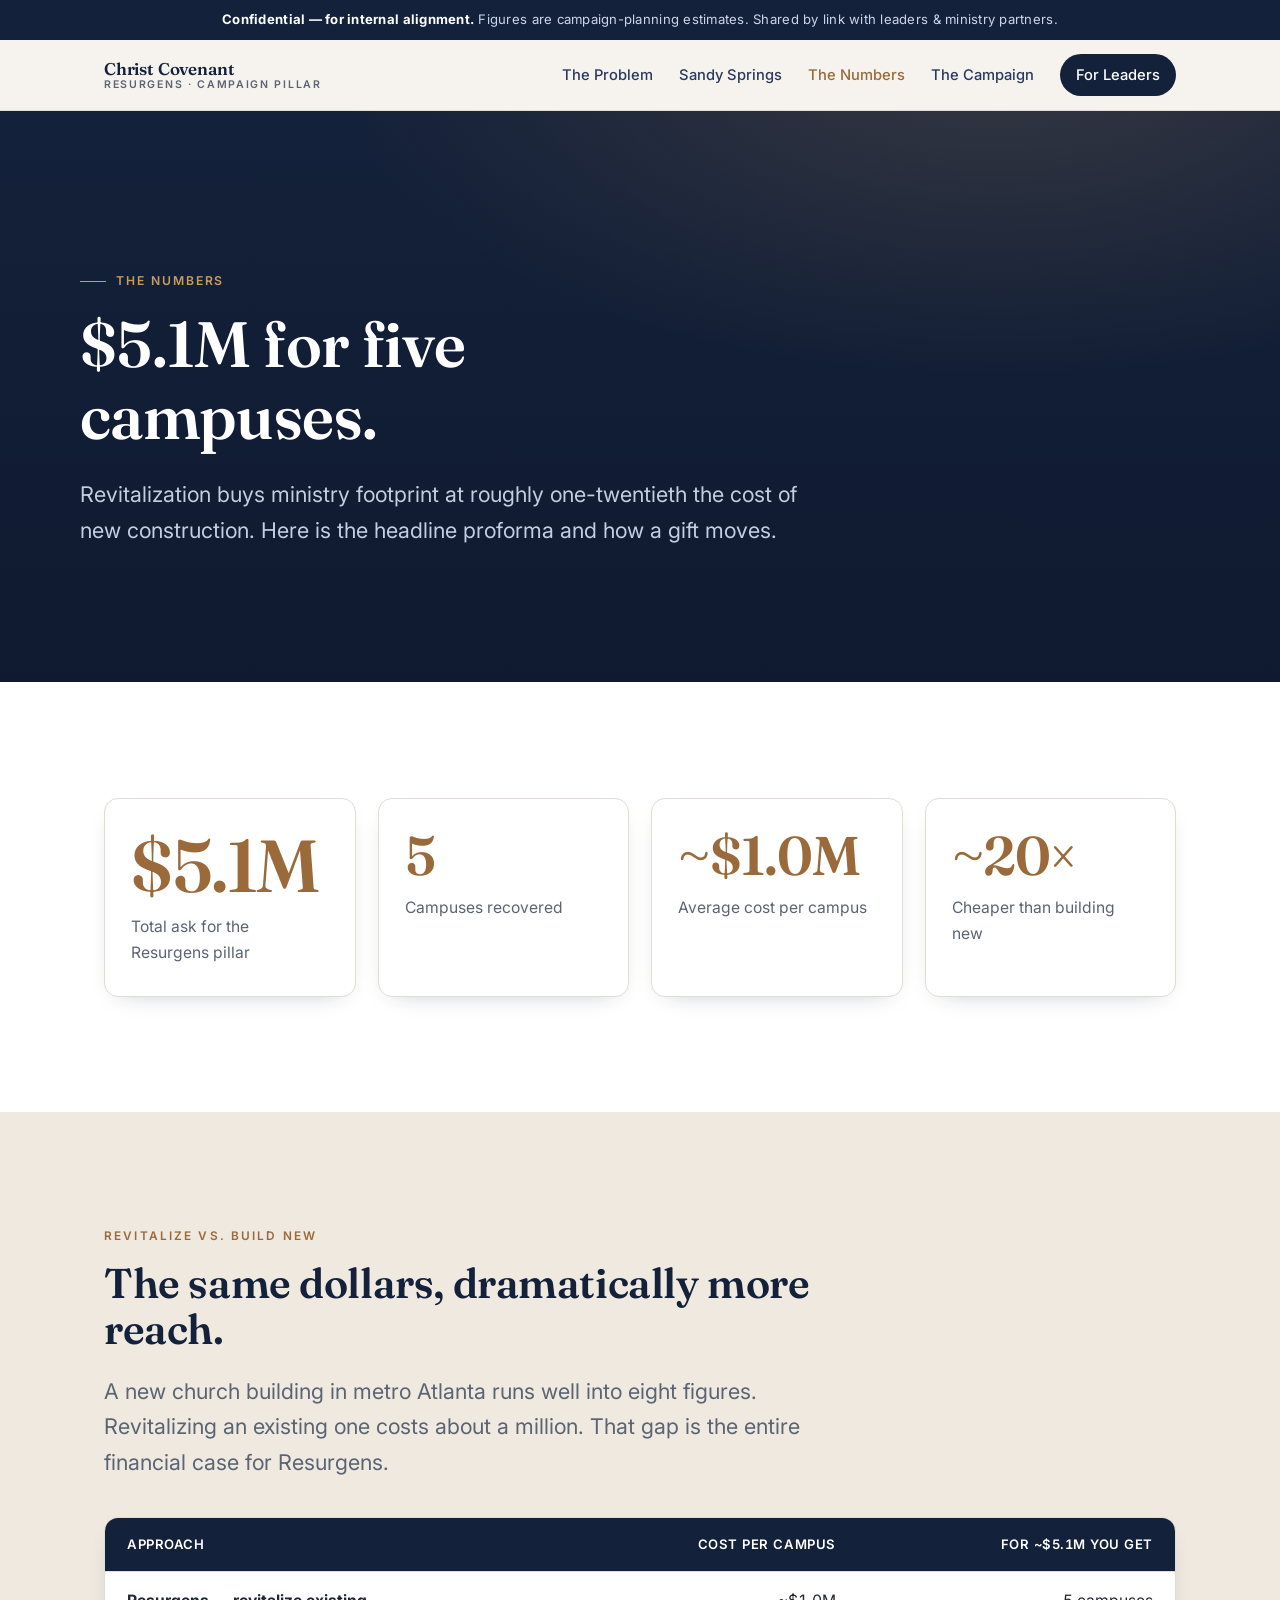
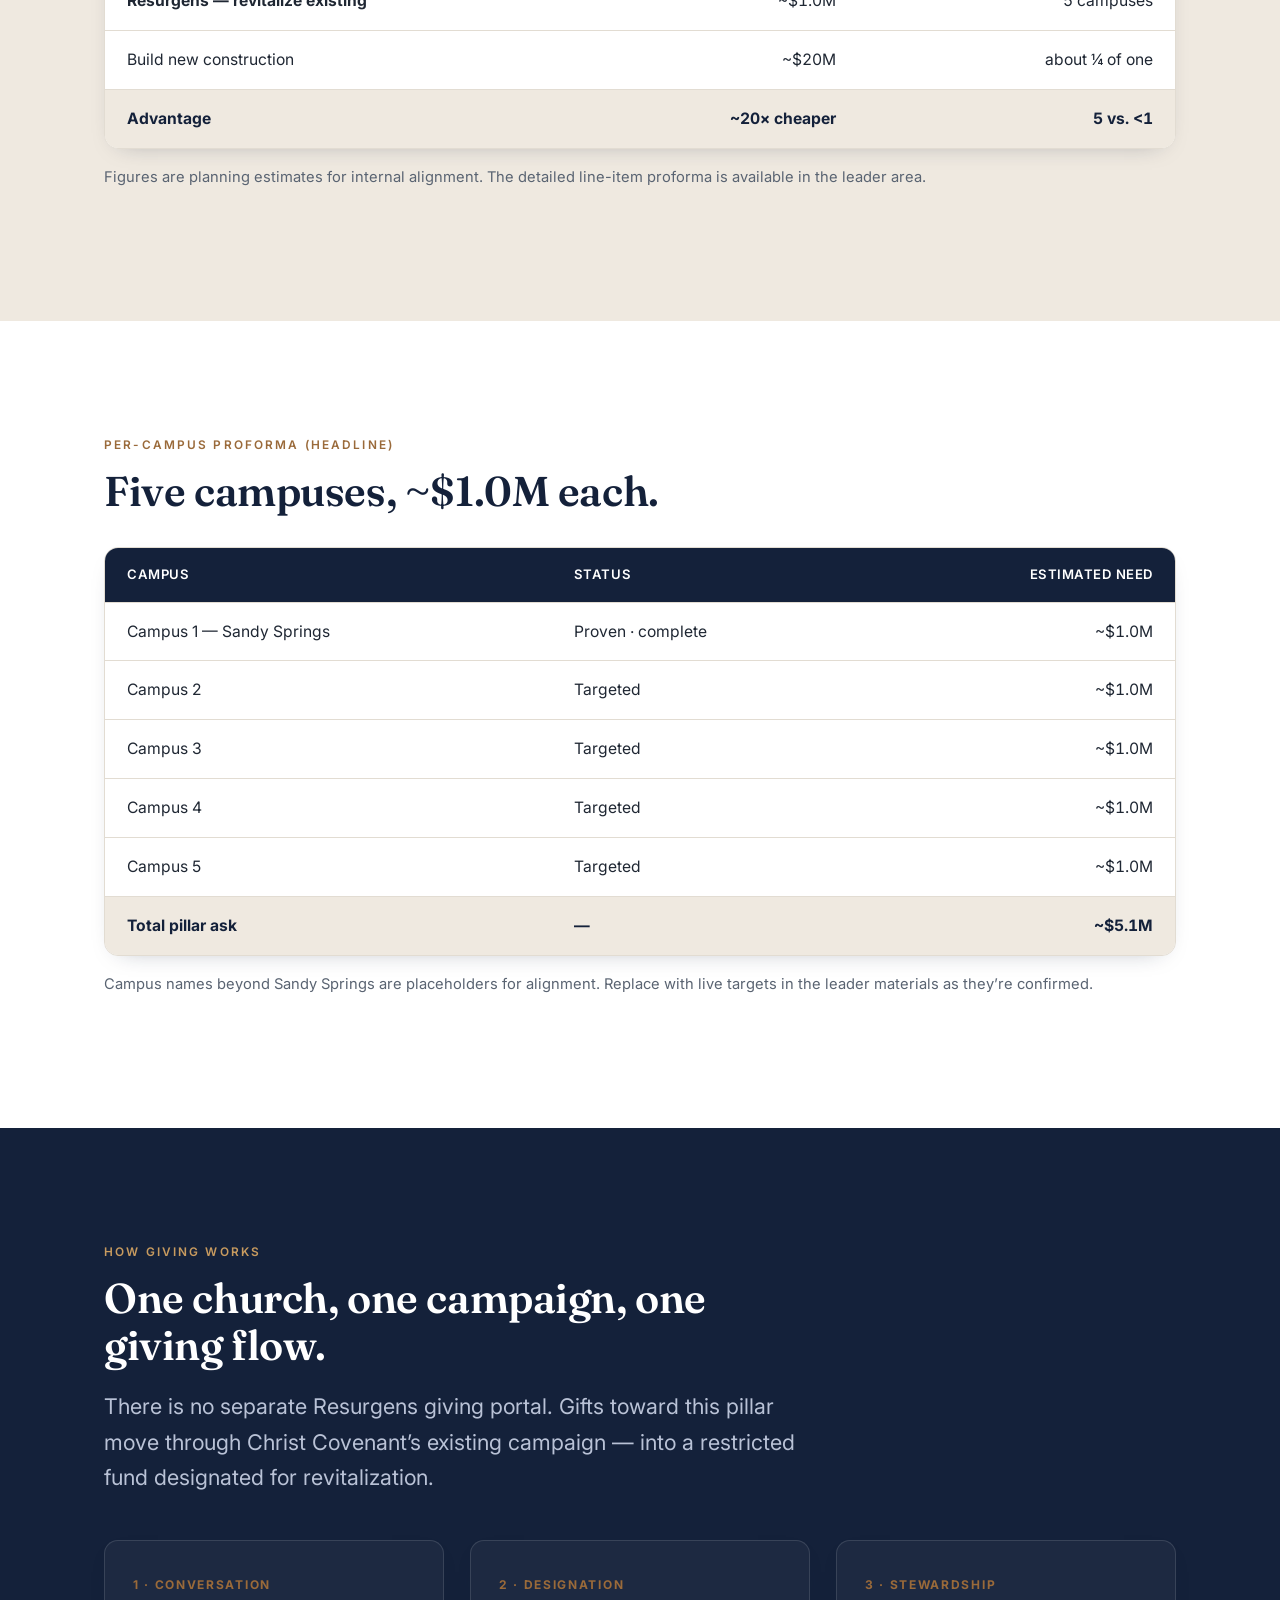
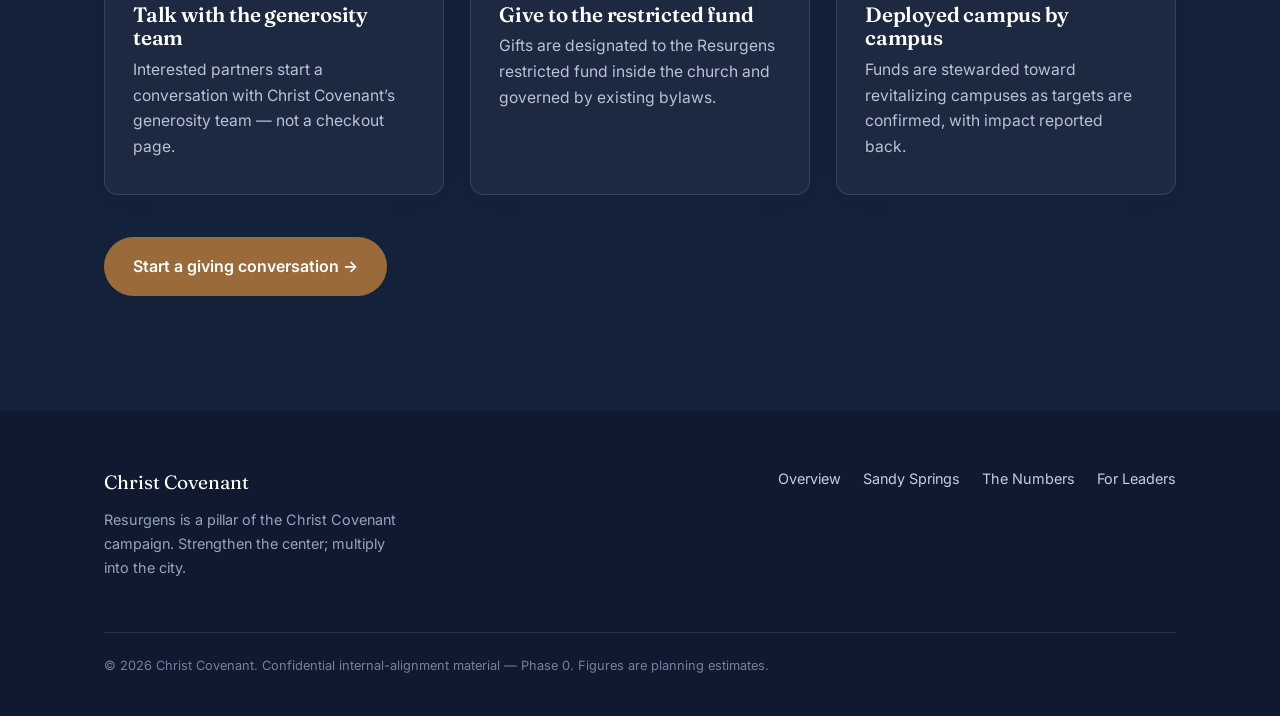
<file: numbers.html>
<!DOCTYPE html>
<html lang="en">
<head>
  <meta charset="UTF-8" />
  <meta name="viewport" content="width=device-width, initial-scale=1.0" />
  <meta name="robots" content="noindex, nofollow" />
  <title>The Numbers — Proforma · Resurgens · Christ Covenant</title>
  <meta name="description" content="The Resurgens proforma: $5.1M to recover five campuses, roughly $1.0M each — about 20x cheaper than building new." />
  <link rel="preconnect" href="https://fonts.googleapis.com" />
  <link rel="preconnect" href="https://fonts.gstatic.com" crossorigin />
  <link href="https://fonts.googleapis.com/css2?family=Fraunces:opsz,wght@9..144,400;9..144,500;9..144,600&family=Inter:wght@400;500;600;700&display=swap" rel="stylesheet" />
  <link rel="stylesheet" href="assets/css/styles.css" />
</head>
<body>

  <div class="notice">
    <strong>Confidential — for internal alignment.</strong> Figures are campaign-planning estimates. Shared by link with leaders &amp; ministry partners.
  </div>

  <header class="site-header">
    <div class="site-header__inner">
      <div class="brand">
        <a href="index.html">
          <span class="brand__cc">Christ Covenant</span>
          <span class="brand__pillar">Resurgens · Campaign Pillar</span>
        </a>
      </div>
      <button class="nav-toggle" aria-label="Menu" aria-expanded="false">Menu</button>
      <nav class="nav" aria-label="Primary">
        <a href="index.html#problem">The Problem</a>
        <a href="sandy-springs.html">Sandy Springs</a>
        <a href="numbers.html">The Numbers</a>
        <a href="index.html#campaign">The Campaign</a>
        <a class="nav__cta" href="leaders.html">For Leaders</a>
      </nav>
    </div>
  </header>

  <main>

    <section class="hero" style="background:radial-gradient(1100px 520px at 78% -8%, rgba(200,155,95,.18), transparent 60%), linear-gradient(180deg, var(--ink) 0%, #0f1a30 100%);">
      <div class="wrap hero__inner">
        <span class="hero__tag">The numbers</span>
        <h1>$5.1M for five campuses.</h1>
        <p class="lede">Revitalization buys ministry footprint at roughly one-twentieth the cost of new construction. Here is the headline proforma and how a gift moves.</p>
      </div>
    </section>

    <!-- Headline stats -->
    <section class="section section--paper">
      <div class="wrap">
        <div class="stats reveal">
          <div class="stat stat--lead"><div class="stat__num">$5.1M</div><div class="stat__label">Total ask for the Resurgens pillar</div></div>
          <div class="stat"><div class="stat__num">5</div><div class="stat__label">Campuses recovered</div></div>
          <div class="stat"><div class="stat__num">~$1.0M</div><div class="stat__label">Average cost per campus</div></div>
          <div class="stat"><div class="stat__num">~20×</div><div class="stat__label">Cheaper than building new</div></div>
        </div>
      </div>
    </section>

    <!-- Per-campus + build-new comparison -->
    <section class="section section--stone2">
      <div class="wrap">
        <div class="measure reveal">
          <p class="eyebrow">Revitalize vs. build new</p>
          <h2>The same dollars, dramatically more reach.</h2>
          <p class="lede">A new church building in metro Atlanta runs well into eight figures. Revitalizing an existing one costs about a million. That gap is the entire financial case for Resurgens.</p>
        </div>

        <div class="table-wrap reveal" style="margin-top:36px">
          <table>
            <thead>
              <tr>
                <th>Approach</th>
                <th class="num">Cost per campus</th>
                <th class="num">For ~$5.1M you get</th>
              </tr>
            </thead>
            <tbody>
              <tr>
                <td><strong>Resurgens — revitalize existing</strong></td>
                <td class="num">~$1.0M</td>
                <td class="num">5 campuses</td>
              </tr>
              <tr>
                <td>Build new construction</td>
                <td class="num">~$20M</td>
                <td class="num">about ¼ of one</td>
              </tr>
              <tr class="is-total">
                <td>Advantage</td>
                <td class="num">~20× cheaper</td>
                <td class="num">5 vs. &lt;1</td>
              </tr>
            </tbody>
          </table>
        </div>
        <p class="lede" style="font-size:.92rem; margin-top:16px; color:var(--text-soft);">Figures are planning estimates for internal alignment. The detailed line-item proforma is available in the leader area.</p>
      </div>
    </section>

    <!-- Per-campus breakdown -->
    <section class="section section--paper">
      <div class="wrap">
        <div class="measure reveal">
          <p class="eyebrow">Per-campus proforma (headline)</p>
          <h2>Five campuses, ~$1.0M each.</h2>
        </div>
        <div class="table-wrap reveal" style="margin-top:32px">
          <table>
            <thead>
              <tr><th>Campus</th><th>Status</th><th class="num">Estimated need</th></tr>
            </thead>
            <tbody>
              <tr><td>Campus 1 — Sandy Springs</td><td>Proven · complete</td><td class="num">~$1.0M</td></tr>
              <tr><td>Campus 2</td><td>Targeted</td><td class="num">~$1.0M</td></tr>
              <tr><td>Campus 3</td><td>Targeted</td><td class="num">~$1.0M</td></tr>
              <tr><td>Campus 4</td><td>Targeted</td><td class="num">~$1.0M</td></tr>
              <tr><td>Campus 5</td><td>Targeted</td><td class="num">~$1.0M</td></tr>
              <tr class="is-total"><td>Total pillar ask</td><td>—</td><td class="num">~$5.1M</td></tr>
            </tbody>
          </table>
        </div>
        <p class="lede" style="font-size:.92rem; margin-top:16px; color:var(--text-soft);">Campus names beyond Sandy Springs are placeholders for alignment. Replace with live targets in the leader materials as they’re confirmed.</p>
      </div>
    </section>

    <!-- How giving works -->
    <section class="section section--ink" id="giving">
      <div class="wrap">
        <div class="measure reveal">
          <p class="eyebrow">How giving works</p>
          <h2>One church, one campaign, one giving flow.</h2>
          <p class="lede">There is no separate Resurgens giving portal. Gifts toward this pillar move through Christ Covenant’s existing campaign — into a restricted fund designated for revitalization.</p>
        </div>
        <div class="steps reveal" style="margin-top:44px">
          <div class="step" style="background:rgba(255,255,255,.04); border-color:rgba(255,255,255,.12);">
            <div class="step__k">1 · Conversation</div>
            <h3 style="color:#fff;">Talk with the generosity team</h3>
            <p style="color:#b9c2d6;">Interested partners start a conversation with Christ Covenant’s generosity team — not a checkout page.</p>
          </div>
          <div class="step" style="background:rgba(255,255,255,.04); border-color:rgba(255,255,255,.12);">
            <div class="step__k">2 · Designation</div>
            <h3 style="color:#fff;">Give to the restricted fund</h3>
            <p style="color:#b9c2d6;">Gifts are designated to the Resurgens restricted fund inside the church and governed by existing bylaws.</p>
          </div>
          <div class="step" style="background:rgba(255,255,255,.04); border-color:rgba(255,255,255,.12);">
            <div class="step__k">3 · Stewardship</div>
            <h3 style="color:#fff;">Deployed campus by campus</h3>
            <p style="color:#b9c2d6;">Funds are stewarded toward revitalizing campuses as targets are confirmed, with impact reported back.</p>
          </div>
        </div>
        <div class="btn-row" style="margin-top:42px">
          <a class="btn btn--primary" href="leaders.html#conversation" data-track="cta_click" data-audience="prospects" data-track-label="numbers_start_conversation">Start a giving conversation →</a>
        </div>
      </div>
    </section>

  </main>

  <footer class="site-footer">
    <div class="wrap">
      <div class="site-footer__grid">
        <div>
          <div class="site-footer__brand">Christ Covenant</div>
          <p style="max-width:34ch; margin-top:10px;">Resurgens is a pillar of the Christ Covenant campaign. Strengthen the center; multiply into the city.</p>
        </div>
        <nav class="site-footer__nav" aria-label="Footer">
          <a href="index.html">Overview</a>
          <a href="sandy-springs.html">Sandy Springs</a>
          <a href="numbers.html">The Numbers</a>
          <a href="leaders.html">For Leaders</a>
        </nav>
      </div>
      <div class="site-footer__fine">
        © <span id="year">2026</span> Christ Covenant. Confidential internal-alignment material — Phase 0. Figures are planning estimates.
      </div>
    </div>
  </footer>

  <script src="assets/js/main.js"></script>
  <script>document.getElementById("year").textContent = new Date().getFullYear();</script>
</body>
</html>
</file>
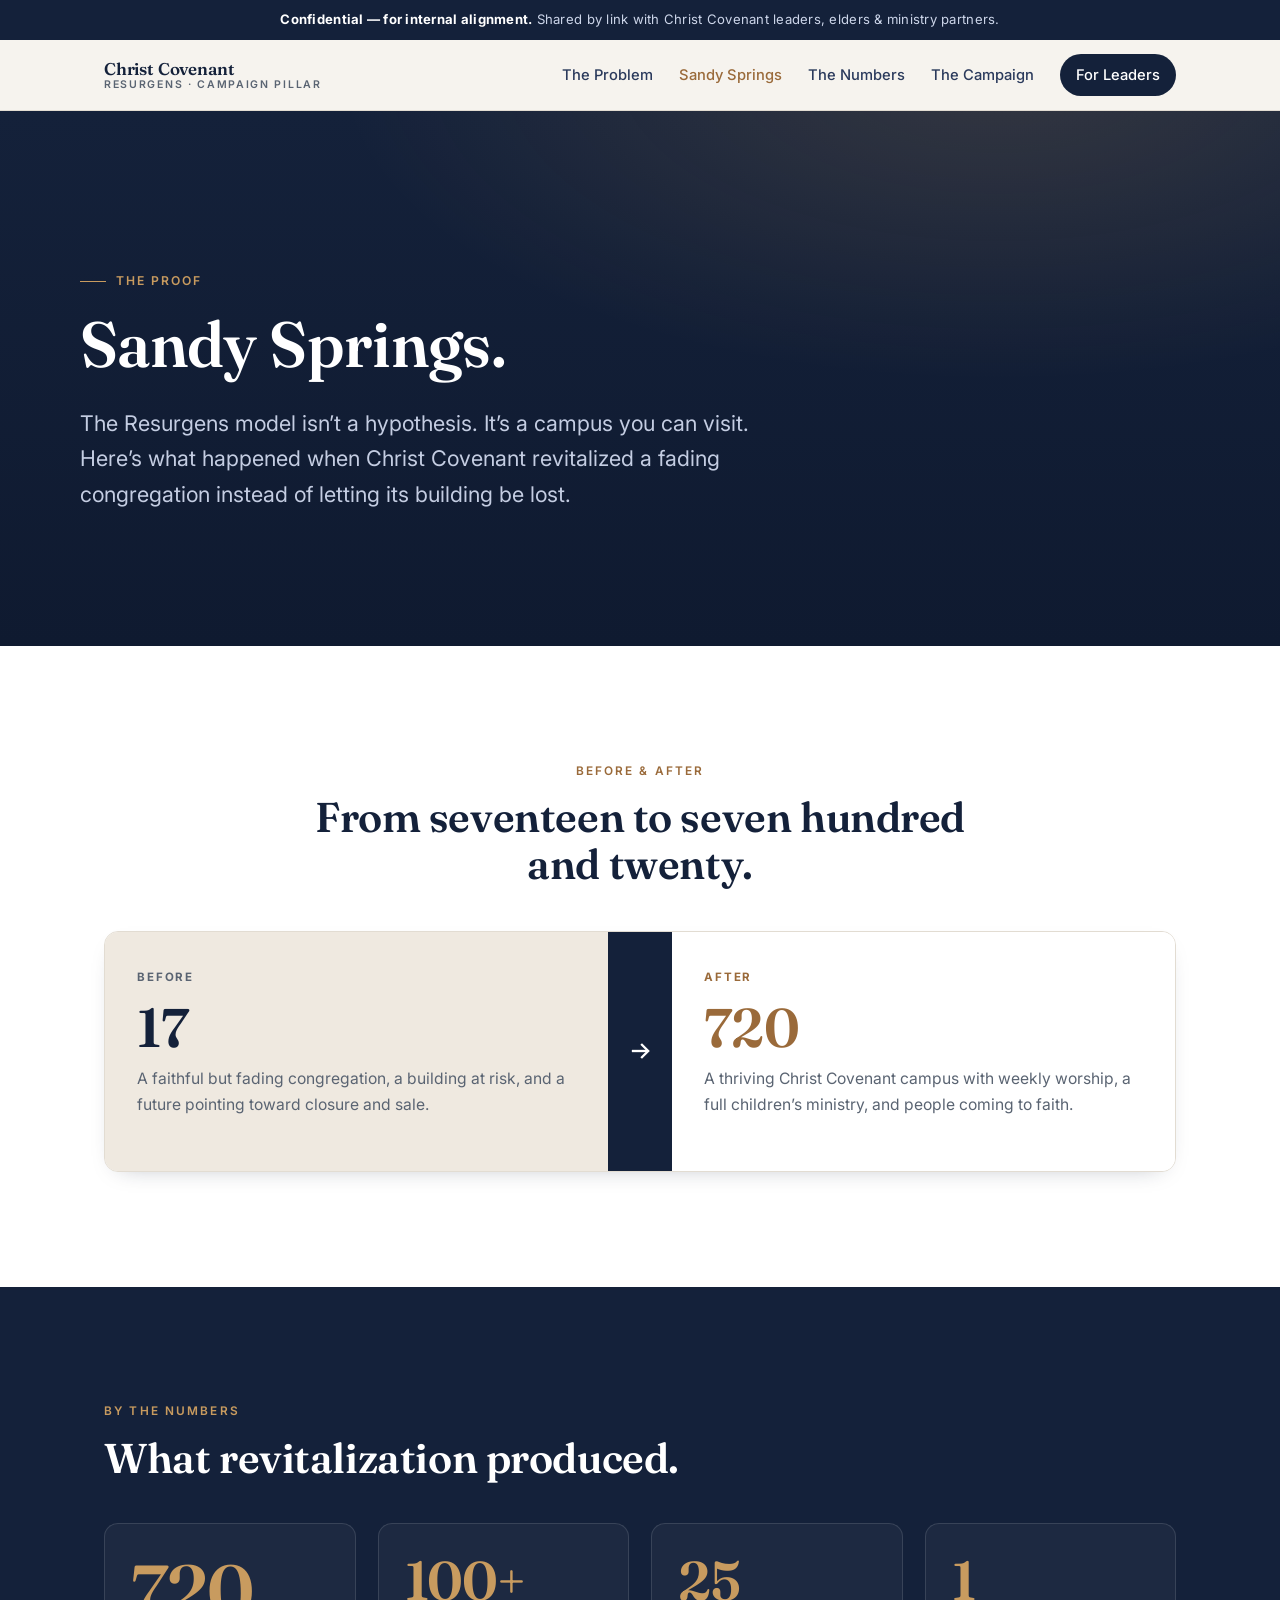
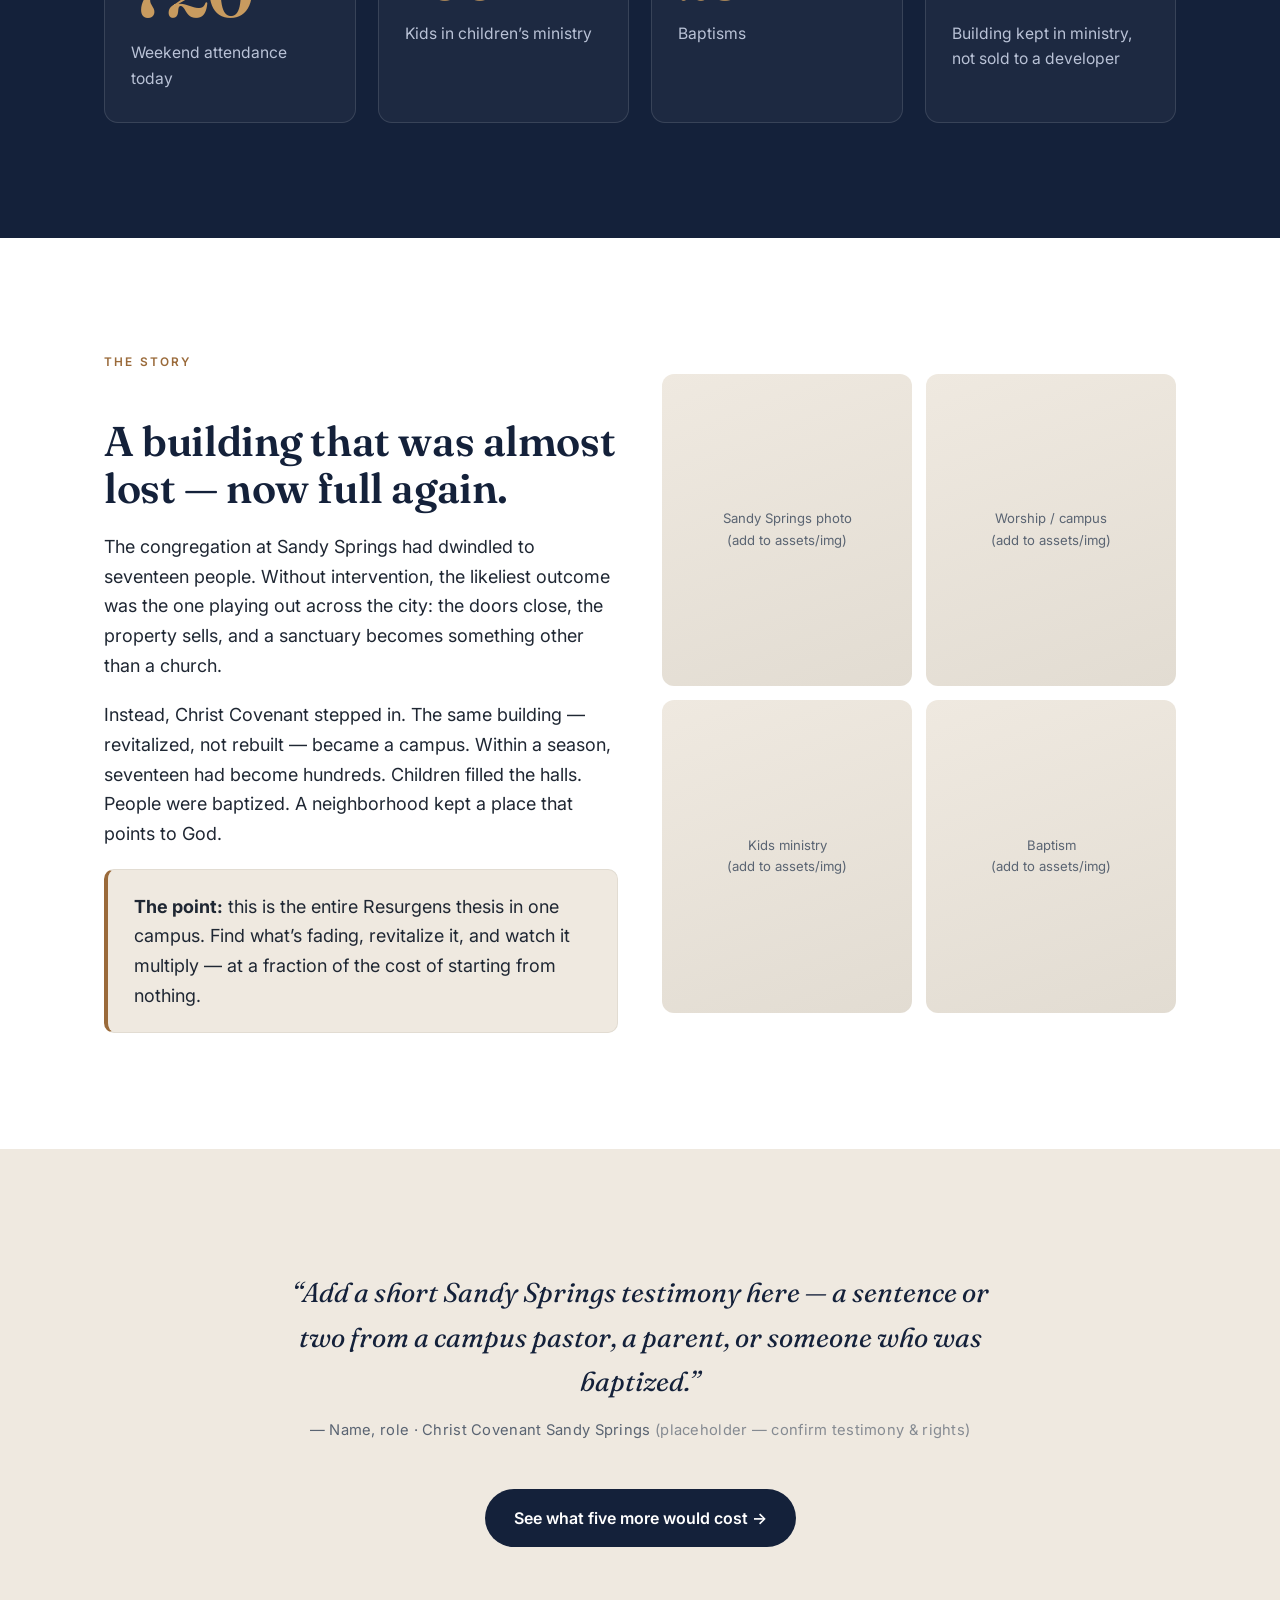
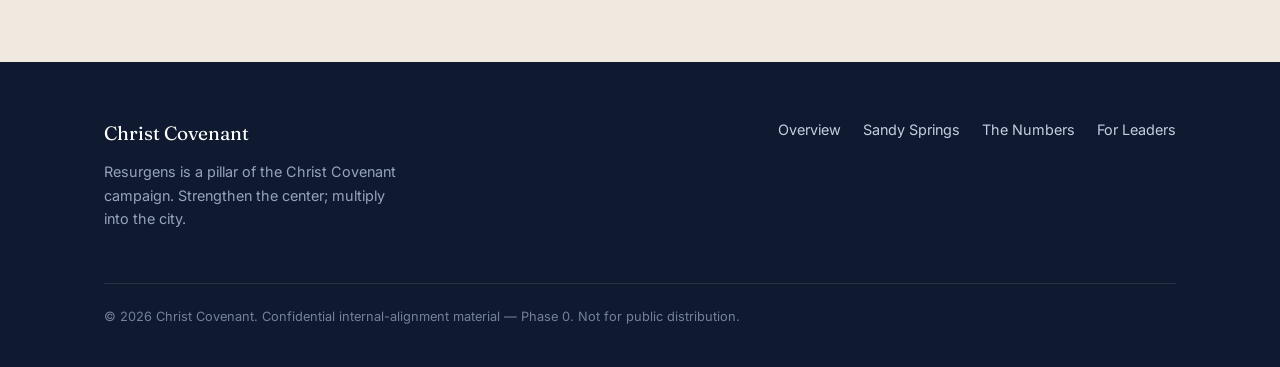
<file: sandy-springs.html>
<!DOCTYPE html>
<html lang="en">
<head>
  <meta charset="UTF-8" />
  <meta name="viewport" content="width=device-width, initial-scale=1.0" />
  <meta name="robots" content="noindex, nofollow" />
  <title>Sandy Springs — The Proof · Resurgens · Christ Covenant</title>
  <meta name="description" content="The Sandy Springs revitalization: a congregation of 17 became a thriving Christ Covenant campus of 720. The proof behind the Resurgens model." />
  <link rel="preconnect" href="https://fonts.googleapis.com" />
  <link rel="preconnect" href="https://fonts.gstatic.com" crossorigin />
  <link href="https://fonts.googleapis.com/css2?family=Fraunces:opsz,wght@9..144,400;9..144,500;9..144,600&family=Inter:wght@400;500;600;700&display=swap" rel="stylesheet" />
  <link rel="stylesheet" href="assets/css/styles.css" />
</head>
<body>

  <div class="notice">
    <strong>Confidential — for internal alignment.</strong> Shared by link with Christ Covenant leaders, elders &amp; ministry partners.
  </div>

  <header class="site-header">
    <div class="site-header__inner">
      <div class="brand">
        <a href="index.html">
          <span class="brand__cc">Christ Covenant</span>
          <span class="brand__pillar">Resurgens · Campaign Pillar</span>
        </a>
      </div>
      <button class="nav-toggle" aria-label="Menu" aria-expanded="false">Menu</button>
      <nav class="nav" aria-label="Primary">
        <a href="index.html#problem">The Problem</a>
        <a href="sandy-springs.html">Sandy Springs</a>
        <a href="numbers.html">The Numbers</a>
        <a href="index.html#campaign">The Campaign</a>
        <a class="nav__cta" href="leaders.html">For Leaders</a>
      </nav>
    </div>
  </header>

  <main>

    <section class="hero" style="background:radial-gradient(1100px 520px at 78% -8%, rgba(200,155,95,.18), transparent 60%), linear-gradient(180deg, var(--ink) 0%, #0f1a30 100%);">
      <div class="wrap hero__inner">
        <span class="hero__tag">The proof</span>
        <h1>Sandy Springs.</h1>
        <p class="lede">The Resurgens model isn’t a hypothesis. It’s a campus you can visit. Here’s what happened when Christ Covenant revitalized a fading congregation instead of letting its building be lost.</p>
      </div>
    </section>

    <!-- Before / after -->
    <section class="section section--paper">
      <div class="wrap">
        <div class="measure center reveal">
          <p class="eyebrow">Before &amp; after</p>
          <h2>From seventeen to seven hundred and twenty.</h2>
        </div>
        <div class="ba reveal" style="margin-top:44px">
          <div class="ba__col ba__col--before">
            <div class="ba__tag">Before</div>
            <div class="ba__big">17</div>
            <p class="ba__small">A faithful but fading congregation, a building at risk, and a future pointing toward closure and sale.</p>
          </div>
          <div class="ba__arrow" aria-hidden="true">
            <svg viewBox="0 0 24 24" fill="none" stroke="currentColor" stroke-width="2"><path d="M5 12h14"/><path d="m13 6 6 6-6 6"/></svg>
          </div>
          <div class="ba__col ba__col--after">
            <div class="ba__tag">After</div>
            <div class="ba__big">720</div>
            <p class="ba__small">A thriving Christ Covenant campus with weekly worship, a full children’s ministry, and people coming to faith.</p>
          </div>
        </div>
      </div>
    </section>

    <!-- Stats -->
    <section class="section section--ink">
      <div class="wrap">
        <div class="measure reveal">
          <p class="eyebrow">By the numbers</p>
          <h2>What revitalization produced.</h2>
        </div>
        <div class="stats reveal" style="margin-top:42px">
          <div class="stat stat--lead"><div class="stat__num">720</div><div class="stat__label">Weekend attendance today</div></div>
          <div class="stat"><div class="stat__num">100+</div><div class="stat__label">Kids in children’s ministry</div></div>
          <div class="stat"><div class="stat__num">25</div><div class="stat__label">Baptisms</div></div>
          <div class="stat"><div class="stat__num">1</div><div class="stat__label">Building kept in ministry, not sold to a developer</div></div>
        </div>
      </div>
    </section>

    <!-- Testimony / photo set placeholder -->
    <section class="section section--paper">
      <div class="wrap">
        <div class="grid grid-2 reveal" style="align-items:center; gap:44px;">
          <div class="flow">
            <p class="eyebrow">The story</p>
            <h2>A building that was almost lost — now full again.</h2>
            <p>The congregation at Sandy Springs had dwindled to seventeen people. Without intervention, the likeliest outcome was the one playing out across the city: the doors close, the property sells, and a sanctuary becomes something other than a church.</p>
            <p>Instead, Christ Covenant stepped in. The same building — revitalized, not rebuilt — became a campus. Within a season, seventeen had become hundreds. Children filled the halls. People were baptized. A neighborhood kept a place that points to God.</p>
            <div class="callout">
              <p class="mb-0"><strong>The point:</strong> this is the entire Resurgens thesis in one campus. Find what’s fading, revitalize it, and watch it multiply — at a fraction of the cost of starting from nothing.</p>
            </div>
          </div>
          <div>
            <!-- PHOTO SET: replace these placeholders with real Sandy Springs photos.
                 Drop image files into assets/img/ and update the src + alt below.
                 NOTE (open question): confirm photography & testimony rights before public Phase 1. -->
            <div class="grid" style="grid-template-columns:1fr 1fr; gap:14px;">
              <div style="aspect-ratio:4/5; background:linear-gradient(160deg,var(--stone-2),var(--line)); border-radius:12px; display:grid; place-items:center; color:var(--text-soft); font-size:.82rem; text-align:center; padding:14px;">Sandy Springs photo<br/>(add to assets/img)</div>
              <div style="aspect-ratio:4/5; background:linear-gradient(160deg,var(--stone-2),var(--line)); border-radius:12px; display:grid; place-items:center; color:var(--text-soft); font-size:.82rem; text-align:center; padding:14px;">Worship / campus<br/>(add to assets/img)</div>
              <div style="aspect-ratio:4/5; background:linear-gradient(160deg,var(--stone-2),var(--line)); border-radius:12px; display:grid; place-items:center; color:var(--text-soft); font-size:.82rem; text-align:center; padding:14px;">Kids ministry<br/>(add to assets/img)</div>
              <div style="aspect-ratio:4/5; background:linear-gradient(160deg,var(--stone-2),var(--line)); border-radius:12px; display:grid; place-items:center; color:var(--text-soft); font-size:.82rem; text-align:center; padding:14px;">Baptism<br/>(add to assets/img)</div>
            </div>
          </div>
        </div>
      </div>
    </section>

    <section class="section section--stone2">
      <div class="wrap center">
        <div class="quote measure" style="margin:0 auto; border-left:0; padding-left:0;">
          “Add a short Sandy Springs testimony here — a sentence or two from a campus pastor, a parent, or someone who was baptized.”
          <cite>— Name, role · Christ Covenant Sandy Springs <span style="opacity:.7">(placeholder — confirm testimony &amp; rights)</span></cite>
        </div>
        <div class="btn-row btn-row--center" style="margin-top:40px">
          <a class="btn btn--ink" href="numbers.html" data-track="cta_click" data-track-label="ss_to_numbers">See what five more would cost →</a>
        </div>
      </div>
    </section>

  </main>

  <footer class="site-footer">
    <div class="wrap">
      <div class="site-footer__grid">
        <div>
          <div class="site-footer__brand">Christ Covenant</div>
          <p style="max-width:34ch; margin-top:10px;">Resurgens is a pillar of the Christ Covenant campaign. Strengthen the center; multiply into the city.</p>
        </div>
        <nav class="site-footer__nav" aria-label="Footer">
          <a href="index.html">Overview</a>
          <a href="sandy-springs.html">Sandy Springs</a>
          <a href="numbers.html">The Numbers</a>
          <a href="leaders.html">For Leaders</a>
        </nav>
      </div>
      <div class="site-footer__fine">
        © <span id="year">2026</span> Christ Covenant. Confidential internal-alignment material — Phase 0. Not for public distribution.
      </div>
    </div>
  </footer>

  <script src="assets/js/main.js"></script>
  <script>document.getElementById("year").textContent = new Date().getFullYear();</script>
</body>
</html>
</file>
<file: assets/css/styles.css>
/* =========================================================================
   Resurgens — a campaign pillar of Christ Covenant
   Design system / global styles
   -------------------------------------------------------------------------
   NON-DEVELOPER NOTE: You almost never need to touch this file to change
   wording. Edit the text inside the .html pages instead. The colors and
   fonts for the whole site are set in the ":root" block just below.
   ========================================================================= */

:root {
  /* Brand palette — sits UNDER Christ Covenant, not a separate brand.
     Deep ink + warm stone + a single restrained accent. */
  --ink:        #14213a;   /* primary deep navy (Christ Covenant institutional) */
  --ink-soft:   #2b3a5c;
  --stone:      #f6f3ee;   /* warm off-white page background */
  --stone-2:    #efe9e0;
  --paper:      #ffffff;
  --accent:     #9a6a3a;   /* restrained bronze/gold accent */
  --accent-2:   #c89b5f;
  --line:       #e2dcd2;
  --text:       #1f2733;
  --text-soft:  #5a6472;
  --good:       #2f6f4f;

  --maxw: 1120px;
  --radius: 14px;
  --shadow: 0 18px 50px -24px rgba(20,33,58,.35);
  --shadow-sm: 0 8px 24px -16px rgba(20,33,58,.4);

  --serif: "Fraunces", "Iowan Old Style", "Palatino Linotype", Georgia, "Times New Roman", serif;
  --sans: "Inter", -apple-system, BlinkMacSystemFont, "Segoe UI", Roboto, Helvetica, Arial, sans-serif;
}

/* ----------------------------- Reset-ish ------------------------------ */
*, *::before, *::after { box-sizing: border-box; }
html { scroll-behavior: smooth; -webkit-text-size-adjust: 100%; }
body {
  margin: 0;
  font-family: var(--sans);
  color: var(--text);
  background: var(--stone);
  line-height: 1.65;
  font-size: 18px;
  -webkit-font-smoothing: antialiased;
  text-rendering: optimizeLegibility;
}
img { max-width: 100%; display: block; }
a { color: var(--accent); text-decoration: none; }
a:hover { text-decoration: underline; }
h1, h2, h3, h4 { font-family: var(--serif); color: var(--ink); line-height: 1.12; font-weight: 600; letter-spacing: -.01em; }
h1 { font-size: clamp(2.4rem, 5.5vw, 4rem); margin: 0 0 .4em; }
h2 { font-size: clamp(1.8rem, 3.4vw, 2.6rem); margin: 0 0 .5em; }
h3 { font-size: 1.3rem; margin: 0 0 .4em; }
p { margin: 0 0 1.1em; }
.lede { font-size: clamp(1.1rem, 1.7vw, 1.35rem); color: var(--text-soft); }

/* ----------------------------- Layout --------------------------------- */
.wrap { width: 100%; max-width: var(--maxw); margin: 0 auto; padding: 0 24px; }
.section { padding: clamp(56px, 9vw, 120px) 0; }
.section--tight { padding: clamp(40px, 6vw, 72px) 0; }
.section--ink { background: var(--ink); color: #e8ecf5; }
.section--ink h1, .section--ink h2, .section--ink h3 { color: #fff; }
.section--ink .lede { color: #b9c2d6; }
.section--paper { background: var(--paper); }
.section--stone2 { background: var(--stone-2); }
.eyebrow {
  font-family: var(--sans);
  text-transform: uppercase;
  letter-spacing: .18em;
  font-size: .74rem;
  font-weight: 600;
  color: var(--accent);
  margin: 0 0 1.1em;
}
.section--ink .eyebrow { color: var(--accent-2); }
.center { text-align: center; }
.measure { max-width: 720px; }
.measure-narrow { max-width: 600px; }
.center.measure, .center.measure-narrow { margin-left: auto; margin-right: auto; }

/* ----------------------------- Header --------------------------------- */
.site-header {
  position: sticky; top: 0; z-index: 50;
  background: rgba(246,243,238,.82);
  backdrop-filter: saturate(140%) blur(12px);
  border-bottom: 1px solid var(--line);
}
.site-header__inner { display: flex; align-items: center; justify-content: space-between; gap: 24px; padding: 14px 24px; max-width: var(--maxw); margin: 0 auto; }
.brand { display: flex; align-items: center; gap: 12px; line-height: 1.1; }
.brand a { color: var(--ink); text-decoration: none; }
.brand__cc { font-family: var(--serif); font-weight: 600; font-size: 1.06rem; color: var(--ink); letter-spacing: -.01em; }
.brand__pillar { display: block; font-size: .66rem; text-transform: uppercase; letter-spacing: .16em; color: var(--text-soft); font-weight: 600; }
.nav { display: flex; align-items: center; gap: 26px; }
.nav a { color: var(--ink-soft); font-size: .92rem; font-weight: 500; text-decoration: none; }
.nav a:hover { color: var(--accent); }
.nav a.is-active { color: var(--accent); }
.nav__cta { padding: 9px 16px; border-radius: 999px; background: var(--ink); color: #fff !important; font-size: .86rem; }
.nav__cta:hover { background: var(--ink-soft); text-decoration: none; }
.nav-toggle { display: none; background: none; border: 1px solid var(--line); border-radius: 8px; padding: 8px 10px; cursor: pointer; color: var(--ink); }

@media (max-width: 860px) {
  .nav-toggle { display: inline-flex; }
  .nav {
    position: absolute; top: 100%; left: 0; right: 0;
    flex-direction: column; align-items: flex-start; gap: 4px;
    background: var(--stone); border-bottom: 1px solid var(--line);
    padding: 12px 24px 20px; display: none;
  }
  .nav.is-open { display: flex; }
  .nav a { padding: 8px 0; width: 100%; }
  .nav__cta { width: 100%; text-align: center; }
}

/* ----------------------------- Buttons -------------------------------- */
.btn {
  display: inline-flex; align-items: center; gap: 10px;
  font-family: var(--sans); font-weight: 600; font-size: 1rem;
  padding: 15px 28px; border-radius: 999px; cursor: pointer;
  border: 1px solid transparent; transition: transform .12s ease, background .2s ease;
  text-decoration: none;
}
.btn:hover { text-decoration: none; transform: translateY(-1px); }
.btn--primary { background: var(--accent); color: #fff; }
.btn--primary:hover { background: var(--accent-2); }
.btn--ink { background: var(--ink); color: #fff; }
.btn--ink:hover { background: var(--ink-soft); }
.btn--ghost { background: transparent; color: var(--ink); border-color: var(--ink); }
.section--ink .btn--ghost { color: #fff; border-color: rgba(255,255,255,.5); }
.btn--ghost:hover { background: rgba(20,33,58,.06); }
.btn-row { display: flex; flex-wrap: wrap; gap: 14px; }
.btn-row--center { justify-content: center; }

/* ----------------------------- Hero ----------------------------------- */
.hero {
  background:
    radial-gradient(1100px 520px at 78% -8%, rgba(200,155,95,.18), transparent 60%),
    linear-gradient(180deg, var(--ink) 0%, #0f1a30 100%);
  color: #eef1f8; position: relative; overflow: hidden;
}
.hero__inner { padding: clamp(72px, 12vw, 150px) 0 clamp(60px, 9vw, 110px); position: relative; z-index: 2; }
.hero h1 { color: #fff; max-width: 14ch; }
.hero .lede { color: #c4cde2; max-width: 56ch; }
.hero__tag { color: var(--accent-2); font-weight: 600; letter-spacing: .16em; text-transform: uppercase; font-size: .76rem; margin-bottom: 1.4em; display: inline-flex; align-items: center; gap: 10px; }
.hero__tag::before { content: ""; width: 26px; height: 1px; background: var(--accent-2); display: inline-block; }

/* ----------------------------- Stat callouts -------------------------- */
.stats { display: grid; grid-template-columns: repeat(auto-fit, minmax(190px, 1fr)); gap: 22px; }
.stat {
  background: var(--paper); border: 1px solid var(--line); border-radius: var(--radius);
  padding: 30px 26px; box-shadow: var(--shadow-sm);
}
.section--ink .stat { background: rgba(255,255,255,.04); border-color: rgba(255,255,255,.12); box-shadow: none; }
.stat__num { font-family: var(--serif); font-size: clamp(2.4rem, 5vw, 3.4rem); color: var(--accent); font-weight: 600; line-height: 1; letter-spacing: -.02em; }
.section--ink .stat__num { color: var(--accent-2); }
.stat__label { margin-top: 12px; color: var(--text-soft); font-size: .98rem; }
.section--ink .stat__label { color: #b9c2d6; }
.stat--lead .stat__num { font-size: clamp(3rem, 7vw, 4.6rem); }

/* ----------------------------- Cards / grids -------------------------- */
.grid { display: grid; gap: 26px; }
.grid-2 { grid-template-columns: repeat(auto-fit, minmax(280px, 1fr)); }
.grid-3 { grid-template-columns: repeat(auto-fit, minmax(240px, 1fr)); }
.card {
  background: var(--paper); border: 1px solid var(--line); border-radius: var(--radius);
  padding: 30px; box-shadow: var(--shadow-sm);
}
.card h3 { color: var(--ink); }
.card__num { font-family: var(--serif); color: var(--accent); font-size: 1.1rem; font-weight: 600; }

/* ----------------------------- Step row ------------------------------- */
.steps { display: grid; grid-template-columns: repeat(auto-fit, minmax(240px, 1fr)); gap: 26px; }
.step { position: relative; background: var(--paper); border: 1px solid var(--line); border-radius: var(--radius); padding: 34px 28px; box-shadow: var(--shadow-sm); }
.step__icon { width: 52px; height: 52px; border-radius: 12px; background: var(--stone-2); display: grid; place-items: center; margin-bottom: 18px; color: var(--accent); }
.step__icon svg { width: 26px; height: 26px; }
.step__k { font-family: var(--sans); font-weight: 700; font-size: .75rem; letter-spacing: .14em; text-transform: uppercase; color: var(--accent); margin-bottom: 8px; }
.step h3 { margin-bottom: .35em; }
.step p { color: var(--text-soft); margin: 0; font-size: .98rem; }

/* ----------------------------- Before / After ------------------------- */
.ba { display: grid; grid-template-columns: 1fr auto 1fr; gap: 0; align-items: stretch; border: 1px solid var(--line); border-radius: var(--radius); overflow: hidden; box-shadow: var(--shadow-sm); background: var(--paper); }
.ba__col { padding: 36px 32px; }
.ba__col--before { background: var(--stone-2); }
.ba__col--after { background: var(--paper); }
.ba__tag { font-size: .72rem; font-weight: 700; letter-spacing: .16em; text-transform: uppercase; color: var(--text-soft); margin-bottom: 14px; }
.ba__col--after .ba__tag { color: var(--accent); }
.ba__big { font-family: var(--serif); font-size: clamp(2.4rem,5vw,3.4rem); color: var(--ink); line-height: 1; font-weight: 600; }
.ba__col--after .ba__big { color: var(--accent); }
.ba__small { color: var(--text-soft); margin-top: 10px; font-size: .98rem; }
.ba__arrow { display: grid; place-items: center; background: var(--ink); color: #fff; padding: 0 18px; }
.ba__arrow svg { width: 28px; height: 28px; }
@media (max-width: 720px) {
  .ba { grid-template-columns: 1fr; }
  .ba__arrow { padding: 14px; transform: rotate(90deg); }
}

/* ----------------------------- Pillar diagram ------------------------- */
.pillars { display: grid; grid-template-columns: repeat(auto-fit, minmax(170px, 1fr)); gap: 16px; margin-top: 12px; }
.pillar {
  position: relative; border-radius: var(--radius); padding: 26px 22px;
  background: rgba(255,255,255,.04); border: 1px solid rgba(255,255,255,.14); color: #e8ecf5;
}
.pillar__k { font-size: .7rem; letter-spacing: .14em; text-transform: uppercase; color: #97a3bd; font-weight: 600; margin-bottom: 10px; }
.pillar__name { font-family: var(--serif); font-size: 1.2rem; color: #fff; font-weight: 600; }
.pillar__note { font-size: .9rem; color: #aeb8cf; margin-top: 8px; }
.pillar--focus { background: linear-gradient(160deg, rgba(154,106,58,.32), rgba(154,106,58,.12)); border-color: var(--accent-2); }
.pillar--focus .pillar__k { color: var(--accent-2); }
.pillar-legend { display: flex; flex-wrap: wrap; gap: 28px; margin-top: 34px; }
.pillar-legend > div { flex: 1 1 260px; }
.pillar-legend h4 { font-family: var(--serif); color: #fff; font-size: 1.15rem; margin: 0 0 .35em; }
.pillar-legend p { color: #b9c2d6; margin: 0; font-size: .98rem; }
.pillar-legend .key { color: var(--accent-2); font-weight: 700; }

/* ----------------------------- Callout / quote ------------------------ */
.quote { border-left: 3px solid var(--accent); padding: 6px 0 6px 26px; font-family: var(--serif); font-size: clamp(1.3rem,2.4vw,1.7rem); color: var(--ink); font-style: italic; }
.quote cite { display: block; font-style: normal; font-family: var(--sans); font-size: .92rem; color: var(--text-soft); margin-top: 14px; letter-spacing: .02em; }
.section--ink .quote { color: #fff; }
.section--ink .quote cite { color: #b9c2d6; }

.callout { background: var(--stone-2); border: 1px solid var(--line); border-left: 4px solid var(--accent); border-radius: 10px; padding: 22px 26px; }
.callout p:last-child { margin-bottom: 0; }

/* ----------------------------- Definition list ------------------------ */
.deflist { display: grid; gap: 0; border-top: 1px solid var(--line); }
.deflist > div { padding: 22px 0; border-bottom: 1px solid var(--line); display: grid; grid-template-columns: 220px 1fr; gap: 28px; }
.deflist dt { font-family: var(--serif); color: var(--ink); font-weight: 600; font-size: 1.1rem; }
.deflist dd { margin: 0; color: var(--text-soft); }
@media (max-width: 640px) { .deflist > div { grid-template-columns: 1fr; gap: 6px; } }

/* ----------------------------- Table ---------------------------------- */
.table-wrap { overflow-x: auto; border: 1px solid var(--line); border-radius: var(--radius); background: var(--paper); box-shadow: var(--shadow-sm); }
table { border-collapse: collapse; width: 100%; min-width: 520px; }
th, td { text-align: left; padding: 16px 22px; border-bottom: 1px solid var(--line); font-size: .98rem; }
thead th { background: var(--ink); color: #fff; font-family: var(--sans); font-weight: 600; font-size: .82rem; letter-spacing: .04em; text-transform: uppercase; }
tbody tr:last-child td { border-bottom: none; }
tbody tr.is-total td { background: var(--stone-2); font-weight: 700; color: var(--ink); }
td.num, th.num { text-align: right; font-variant-numeric: tabular-nums; }

/* ----------------------------- FAQ ------------------------------------ */
.faq { border-top: 1px solid var(--line); }
.faq details { border-bottom: 1px solid var(--line); }
.faq summary { cursor: pointer; padding: 22px 0; font-family: var(--serif); font-size: 1.18rem; color: var(--ink); font-weight: 600; list-style: none; display: flex; justify-content: space-between; gap: 20px; align-items: center; }
.faq summary::-webkit-details-marker { display: none; }
.faq summary::after { content: "+"; font-family: var(--sans); font-size: 1.5rem; color: var(--accent); transition: transform .2s ease; }
.faq details[open] summary::after { transform: rotate(45deg); }
.faq details > div { padding: 0 0 24px; color: var(--text-soft); max-width: 760px; }

/* ----------------------------- Download cards ------------------------- */
.dl { display: flex; gap: 18px; align-items: center; background: var(--paper); border: 1px solid var(--line); border-radius: var(--radius); padding: 22px 24px; box-shadow: var(--shadow-sm); }
.dl__icon { flex: none; width: 48px; height: 48px; border-radius: 10px; background: var(--ink); color: #fff; display: grid; place-items: center; }
.dl__icon svg { width: 24px; height: 24px; }
.dl__body { flex: 1; }
.dl__body h3 { margin: 0 0 4px; font-size: 1.08rem; }
.dl__body p { margin: 0; color: var(--text-soft); font-size: .92rem; }

/* ----------------------------- Gate ----------------------------------- */
.gate { min-height: 70vh; display: grid; place-items: center; padding: 60px 24px; }
.gate__card { background: var(--paper); border: 1px solid var(--line); border-radius: var(--radius); box-shadow: var(--shadow); padding: 44px 40px; max-width: 440px; width: 100%; text-align: center; }
.gate__lock { width: 56px; height: 56px; border-radius: 14px; background: var(--stone-2); color: var(--accent); display: grid; place-items: center; margin: 0 auto 22px; }
.gate__lock svg { width: 28px; height: 28px; }
.gate input[type="password"] { width: 100%; padding: 14px 16px; border: 1px solid var(--line); border-radius: 10px; font-size: 1rem; font-family: var(--sans); margin: 8px 0 14px; }
.gate input[type="password"]:focus { outline: 2px solid var(--accent-2); border-color: var(--accent-2); }
.gate__err { color: #b23a3a; font-size: .9rem; min-height: 1.2em; margin: 0 0 10px; }
.gate__hint { color: var(--text-soft); font-size: .85rem; margin-top: 18px; }
.is-hidden { display: none !important; }

/* ----------------------------- Banner / notice ------------------------ */
.notice { background: var(--ink); color: #cdd6ea; font-size: .82rem; text-align: center; padding: 9px 24px; letter-spacing: .02em; }
.notice strong { color: #fff; }

/* ----------------------------- CTA band ------------------------------- */
.cta-band { background: linear-gradient(160deg, var(--ink) 0%, #0f1a30 100%); color: #fff; border-radius: 20px; padding: clamp(40px, 6vw, 70px); text-align: center; box-shadow: var(--shadow); }
.cta-band h2 { color: #fff; }
.cta-band .lede { color: #c4cde2; margin-left: auto; margin-right: auto; }
.cta-split { display: grid; grid-template-columns: 1fr 1fr; gap: 0; border-radius: 20px; overflow: hidden; box-shadow: var(--shadow); }
.cta-split > div { padding: clamp(34px,4vw,52px); }
.cta-split__leaders { background: var(--ink); color: #fff; }
.cta-split__prospects { background: var(--ink-soft); color: #fff; }
.cta-split h3 { color: #fff; font-size: 1.5rem; }
.cta-split p { color: #c4cde2; }
.cta-split .eyebrow { color: var(--accent-2); }
@media (max-width: 720px) { .cta-split { grid-template-columns: 1fr; } }

/* ----------------------------- Footer --------------------------------- */
.site-footer { background: #0f1a30; color: #97a3bd; padding: 56px 0 40px; font-size: .9rem; }
.site-footer a { color: #c4cde2; }
.site-footer__grid { display: flex; flex-wrap: wrap; gap: 40px; justify-content: space-between; align-items: flex-start; }
.site-footer__brand { font-family: var(--serif); color: #fff; font-size: 1.2rem; }
.site-footer__nav { display: flex; flex-wrap: wrap; gap: 22px; }
.site-footer__fine { margin-top: 36px; padding-top: 22px; border-top: 1px solid rgba(255,255,255,.1); font-size: .8rem; color: #75809a; }

/* ----------------------------- Utilities ------------------------------ */
.mt-0 { margin-top: 0; } .mb-0 { margin-bottom: 0; }
.flow > * + * { margin-top: 1.1em; }
.pill { display: inline-block; font-size: .72rem; font-weight: 700; letter-spacing: .12em; text-transform: uppercase; padding: 5px 12px; border-radius: 999px; background: var(--stone-2); color: var(--accent); border: 1px solid var(--line); }
.divider { height: 1px; background: var(--line); border: 0; margin: 0; }

/* Reveal-on-scroll (progressive; content shows even without JS) */
.reveal { opacity: 0; transform: translateY(16px); transition: opacity .6s ease, transform .6s ease; }
.reveal.is-in { opacity: 1; transform: none; }
@media (prefers-reduced-motion: reduce) { .reveal { opacity: 1; transform: none; transition: none; } html { scroll-behavior: auto; } }

/* Print (for the executive summary page) */
@media print {
  .site-header, .site-footer, .notice, .btn, .no-print { display: none !important; }
  body { background: #fff; font-size: 12pt; }
  .section { padding: 18px 0; }
  a { color: #000; text-decoration: none; }
}
</file>
